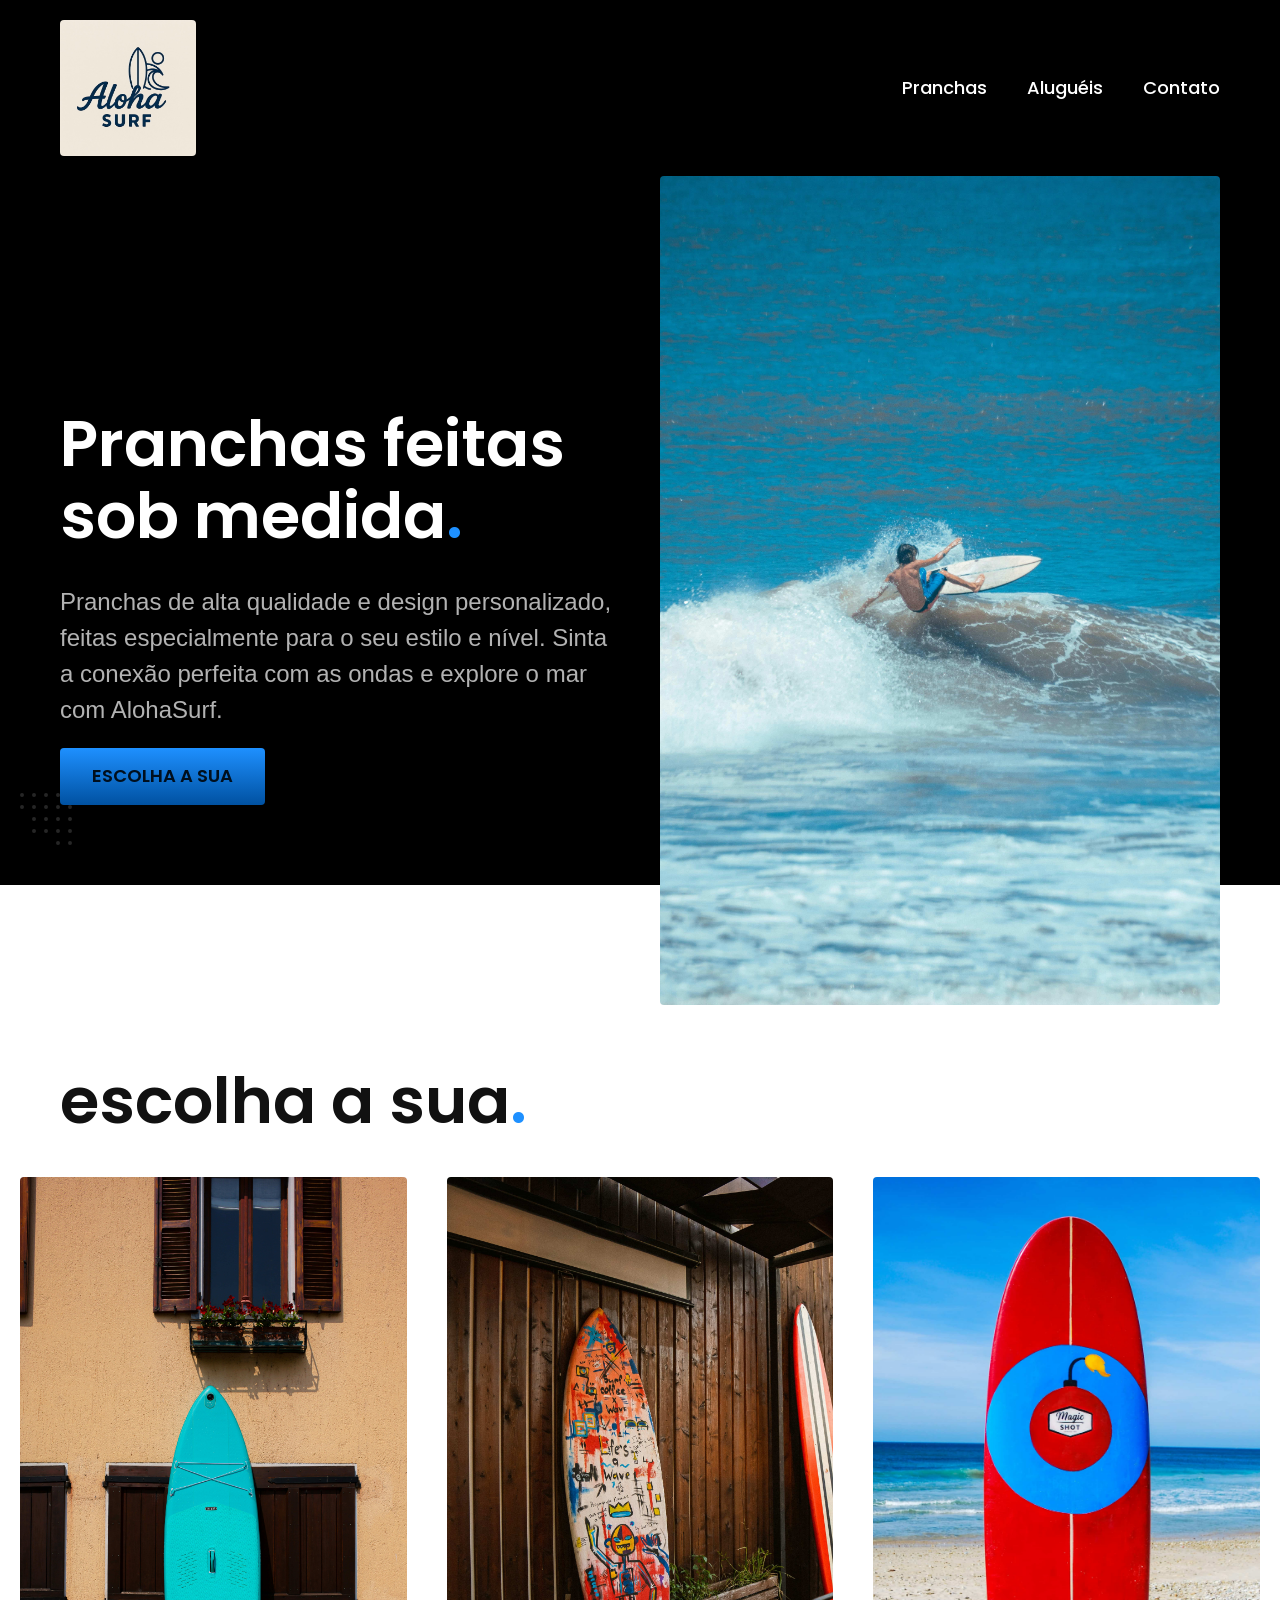
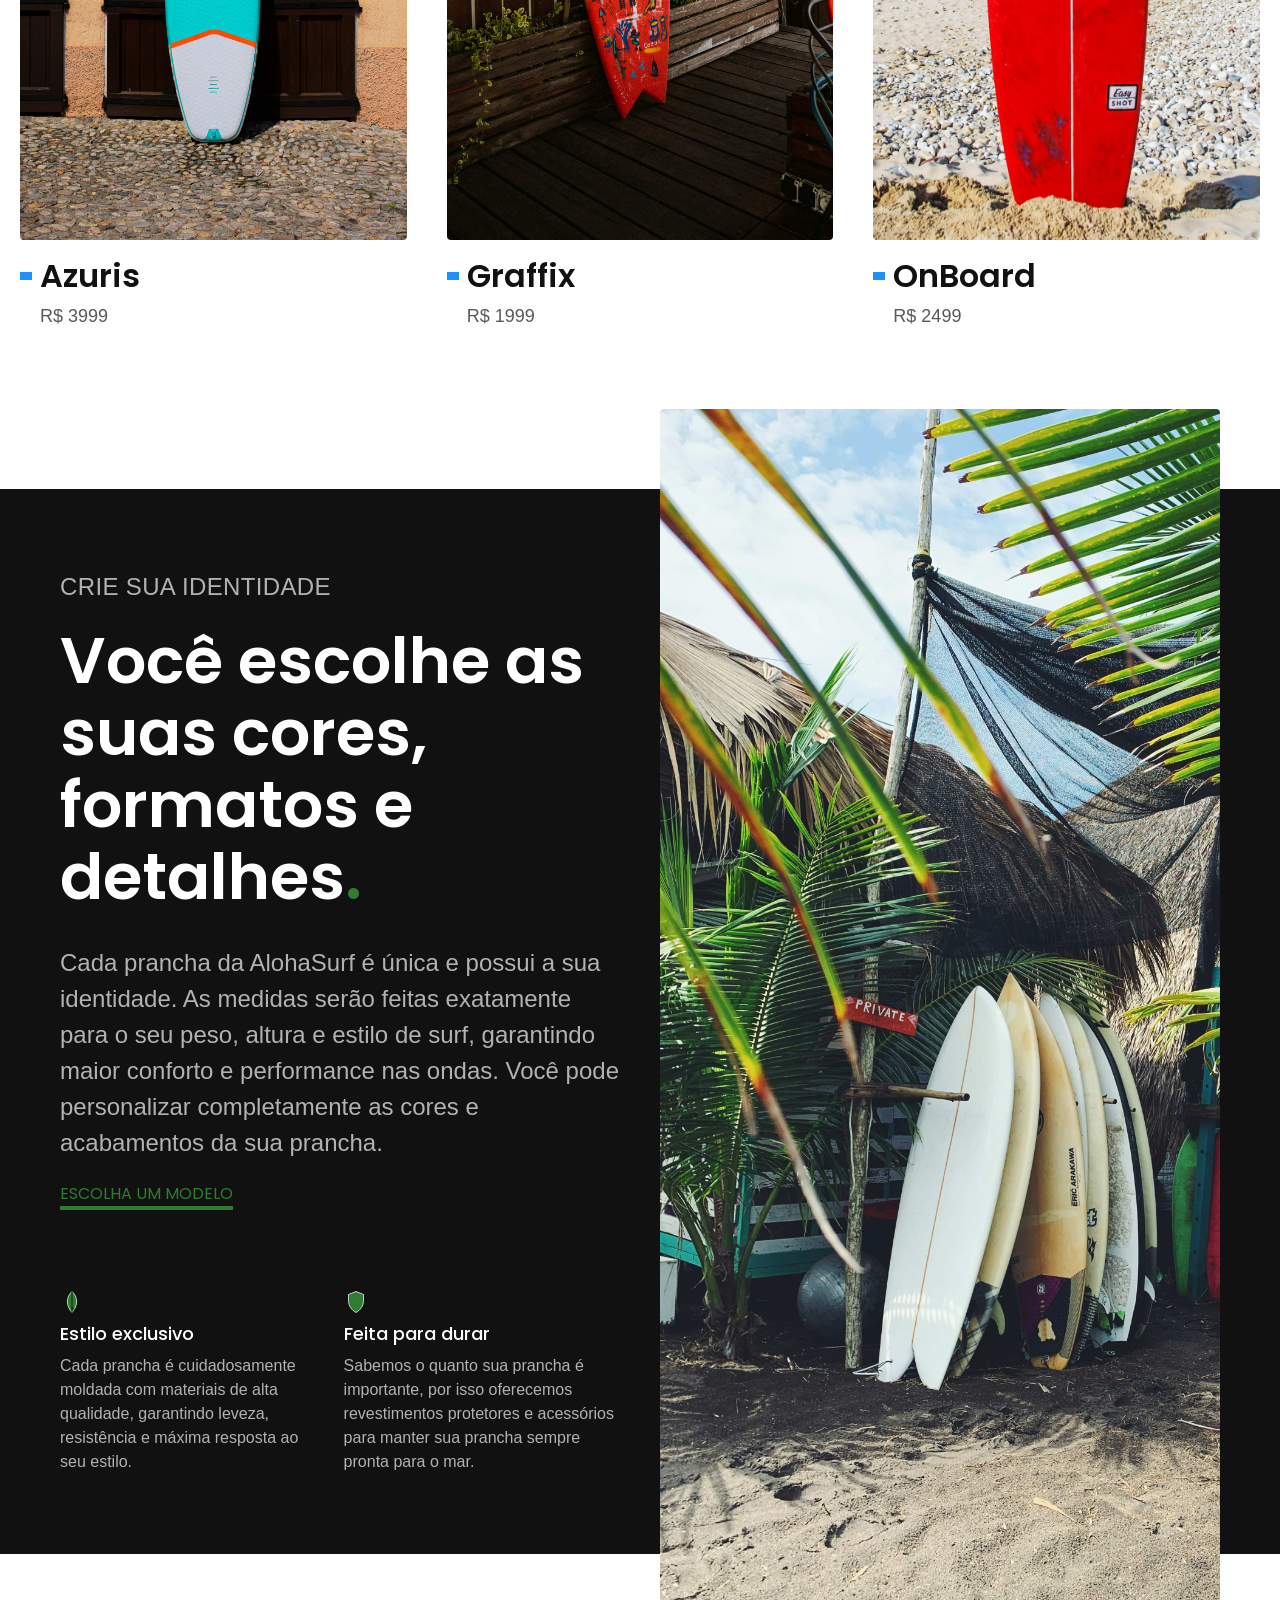
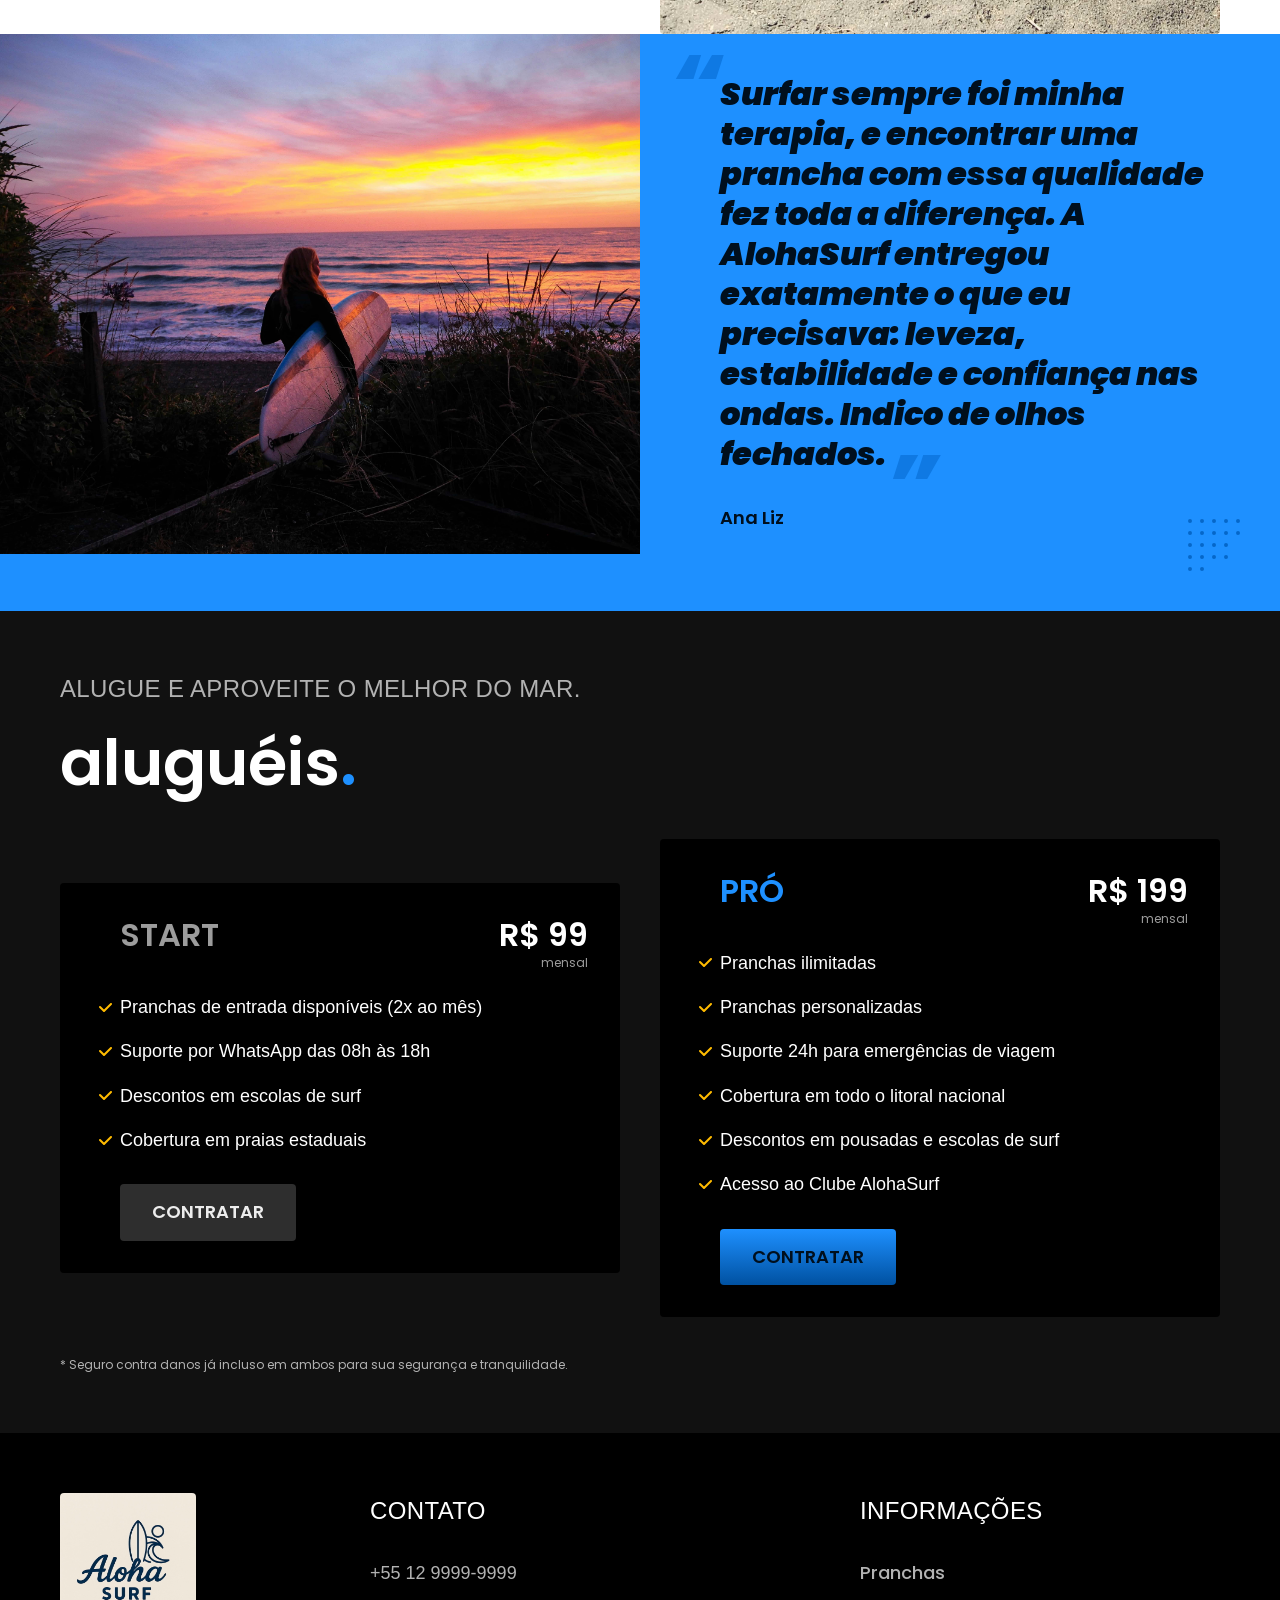
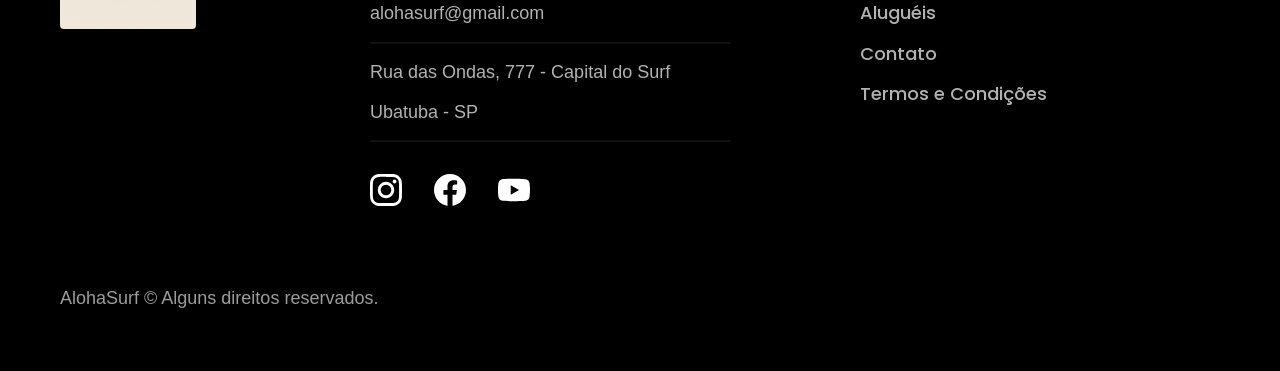
<file: AlohaSurf/index.html>
<!DOCTYPE html>
<html lang="pt-br">

<head>
  <meta charset="utf-8">
  <meta name="viewport" content="width=device-width, initial-scale=1.0">
  <title>AlohaSurf - Mar & Sol</title>
  <meta name="description" content="AlohaSurf é onde o surf encontra a tranquilidade das praias e a alegria da família. Inspire-se com ondas perfeitas, natureza e boas vibrações.">

  <link rel="icon" href="./img/alohasurf.jpg" type="image/svg+xml">
  <link rel="preload" href="./css/style.css" as="style">
  <link rel="stylesheet" href="./css/style.css">
  <script>
    document.documentElement.classList.add('js');
  </script>

  <link rel="preconnect" href="https://fonts.googleapis.com">
  <link rel="preconnect" href="https://fonts.gstatic.com" crossorigin>
  <link href="https://fonts.googleapis.com/css2?family=Merriweather:ital,opsz,wght@0,18..144,300..900;1,18..144,300..900&family=Poppins:ital,wght@0,100;0,200;0,300;0,400;0,500;0,600;0,700;0,800;0,900;1,100;1,200;1,300;1,400;1,500;1,600;1,700;1,800;1,900&display=swap" rel="stylesheet">
</head>

<body>
  <header class="header-bg">
    <div class="header container">
      <a href="./">
        <img src="./img/alohasurf.jpg" width="136" height="32" alt="alohasurf">
      </a>
      <nav aria-label="primaria">
        <ul class="header-menu font-1m cor-0">
          <li><a href="./pranchas.html">Pranchas</a></li>
          <li><a href="./aluguel.html">Aluguéis</a></li>
          <li><a href="./contato.html">Contato</a></li>
        </ul>
      </nav>
    </div>
  </header>

  <main class="introducao-bg">
    <div class="introducao container">
      <div class="introducao-conteudo">
        <h1 class="font-1xxl cor-0 fadeInDown" data-anime="200">Pranchas feitas sob medida<span>.</span></h1>
        <p class="font-2l cor-5 fadeInDown" data-anime="400">Pranchas de alta qualidade e design personalizado, feitas especialmente para o seu estilo e nível. Sinta a conexão perfeita com as ondas e explore o mar com AlohaSurf.</p>
        <a class="botao fadeInDown" data-anime="600" href="./pranchas.html">Escolha a sua</a>
      </div>
      <picture data-anime="800" class="fadeInDown">
        <source media="(max-width:800px)" srcset="./img/imagens/introducao.jpg">
        <img src="./img/imagens/introducao.jpg" width="1280" height="1600" alt="rapaz surfando">
      </picture>

    </div>
  </main>
  <article class="pranchas-lista">
    <h2 class="container font-1xxl">escolha a sua<span class="cor-p1">.</span></h2>
    <ul>
      <li>
        <a href="./pranchas/azuris.html">
          <img src="./img/imagens/prancha-azuris.jpg" width="920" height="1040" alt="prancha azul">
          <h3 class="font-1xl">Azuris</h3>
          <span class="font-2m cor-8">R$ 3999</span>
        </a>
      </li>
      <li>
        <a href="./pranchas/graffix.html">
          <img src="./img/imagens/prancha-graffix.jpg" width="920" height="1040" alt="prancha vermelha colorida">
          <h3 class="font-1xl">Graffix</h3>
          <span class="font-2m cor-8">R$ 1999</span>
        </a>
      </li>
      <li>
        <a href="./pranchas/onboard.html">
          <img src="./img/imagens/prancha-onboard.jpg" width="920" height="1040" alt="prancha vermelha">
          <h3 class="font-1xl">OnBoard</h3>
          <span class="font-2m cor-8">R$ 2499</span>
        </a>
      </li>
    </ul>
  </article>

  <article class="personalizacao-bg">
    <div class="personalizacao container">
      <div class="personalizacao-conteudo">
        <span class="font-2lb cor-5">crie sua identidade</span>
        <h2 class="font-1xxl cor-0">Você escolhe as suas cores, formatos e detalhes<span class="cor-p6">.</span></h2>
        <p class="font-2l cor-5">Cada prancha da AlohaSurf é única e possui a sua identidade. As medidas serão feitas exatamente para o seu peso, altura e estilo de surf, garantindo maior conforto e performance nas ondas. Você pode personalizar completamente as cores e acabamentos da sua prancha.</p>
        <a class="link" href="./pranchas.html">Escolha um modelo</a>
        <div class="personalizacao-vantagens">
          <div>
            <img src="./img/icones/icon-prancha.svg" width="24" height="24" alt="">
            <h3 class="font-1m cor-0">Estilo exclusivo</h3>
            <p class="font-2s cor-5">Cada prancha é cuidadosamente moldada com materiais de alta qualidade, garantindo leveza, resistência e máxima resposta ao seu estilo.</p>
          </div>
          <div>
            <img src="./img/icones/icon-escudo.svg" width="32" height="32" alt="">
            <h3 class="font-1m cor-0">Feita para durar</h3>
            <p class="font-2s cor-5">Sabemos o quanto sua prancha é importante, por isso oferecemos revestimentos protetores e acessórios para manter sua prancha sempre pronta para o mar.</p>
          </div>
        </div>
      </div>
      <div class="personalizacao-imagem">
        <img src="./img/imagens/tec-home.jpg" width="1200" height="1920" alt="pranchas decorativas">
      </div>
    </div>
  </article>


  <section class="depoimento" aria-label="Depoimento">
    <div>
      <img src="./img/imagens/depoimento.jpg" width="1560" height="1360" alt="Mulher segurando uma prancha de frente para o mar.">
    </div>
    <div class="depoimento-conteudo">
      <blockquote class="font-1xl cor-p5">
        <p>Surfar sempre foi minha terapia, e encontrar uma prancha com essa qualidade fez toda a diferença. A AlohaSurf entregou exatamente o que eu precisava: leveza, estabilidade e confiança nas ondas. Indico de olhos fechados.</p>
      </blockquote>
      <span class="font-1mb cor-p5">Ana Liz</span>
    </div>
  </section>






  <article class="aluguel-bg">
    <div class="aluguel container">
      <span class="font-2lb cor-5">Alugue e aproveite o melhor do mar.</span>
      <h2 class="font-1xxl cor-0">aluguéis<span class="cor-p1">.</span></h2>
      <div class="aluguel-item">
        <h3 class="font-1xl cor-6">START</h3>
        <span class="font-1xl cor-0">R$ 99 <span class="font-1xs cor-6">mensal</span></span>
        <ul class="font-2m cor-0">
          <li>Pranchas de entrada disponíveis (2x ao mês)</li>
          <li>Suporte por WhatsApp das 08h às 18h</li>
          <li>Descontos em escolas de surf</li>
          <li>Cobertura em praias estaduais</li>
        </ul>
        <a class="botao secundario" href="./orcamento.html">Contratar</a>
      </div>

      <div class="aluguel-item">
        <h3 class="font-1xl cor-p1">PRÓ</h3>
        <span class="font-1xl cor-0">R$ 199 <span class="font-1xs cor-6">mensal</span></span>
        <ul class="font-2m cor-0">
          <li>Pranchas ilimitadas</li>
          <li>Pranchas personalizadas</li>
          <li>Suporte 24h para emergências de viagem</li>
          <li>Cobertura em todo o litoral nacional</li>
          <li>Descontos em pousadas e escolas de surf</li>
          <li>Acesso ao Clube AlohaSurf</li>
        </ul>
        <a class="botao cor-p3" href="./orcamento.html">Contratar</a>
      </div>
      <span class="font-1xs cor-5">* Seguro contra danos já incluso em ambos para sua segurança e tranquilidade.</span>
    </div>
  </article>




  <footer class="footer-bg">
    <div class="footer container">
      <a class="footer-logo" href="./">
        <img src="./img/alohasurf.jpg" width="136" height="32" alt="alohasurf">
      </a>
      <div class="footer-contato">
        <h3 class="font-2lb cor-0">Contato</h3>
        <ul class="font-2m cor-5">
          <li><a href="tel:+551299999999">+55 12 9999-9999</a></li>
          <li><a href="mailto:Contato@gmail.com">alohasurf@gmail.com</a></li>
          <li>Rua das Ondas, 777 - Capital do Surf</li>
          <li>Ubatuba - SP</li>
        </ul>
        <div class="footer-rede">
          <a href="./">
            <img src="./img/redes/instagram.svg" width="32" height="32" alt="Instagram">
          </a>
          <a href="./">
            <img src="./img/redes/facebook.svg" width="32" height="32" alt="Facebook">
          </a>
          <a href="./">
            <img src="./img/redes/youtube.svg" width="32" height="32" alt="Youtube">
          </a>
        </div>
      </div>
      <div class="footer-informacoes">
        <h3 class="font-2lb cor-0">Informações</h3>
        <nav>
          <ul class="font-1m cor-5">
            <li><a href="./pranchas.html">Pranchas</a></li>
            <li><a href="./aluguel.html">Aluguéis</a></li>
            <li><a href="./contato.html">Contato</a></li>
            <li><a href="./termos.html">Termos e Condições</a></li>
          </ul>
        </nav>
      </div>
      <p class="footer-copy font-2m cor-6">AlohaSurf © Alguns direitos reservados.</p>
    </div>
  </footer>
  <script src="./js/plugins/plugin.js"></script>
  <script src="./js/script.js"></script>
</body>


</html>
</file>
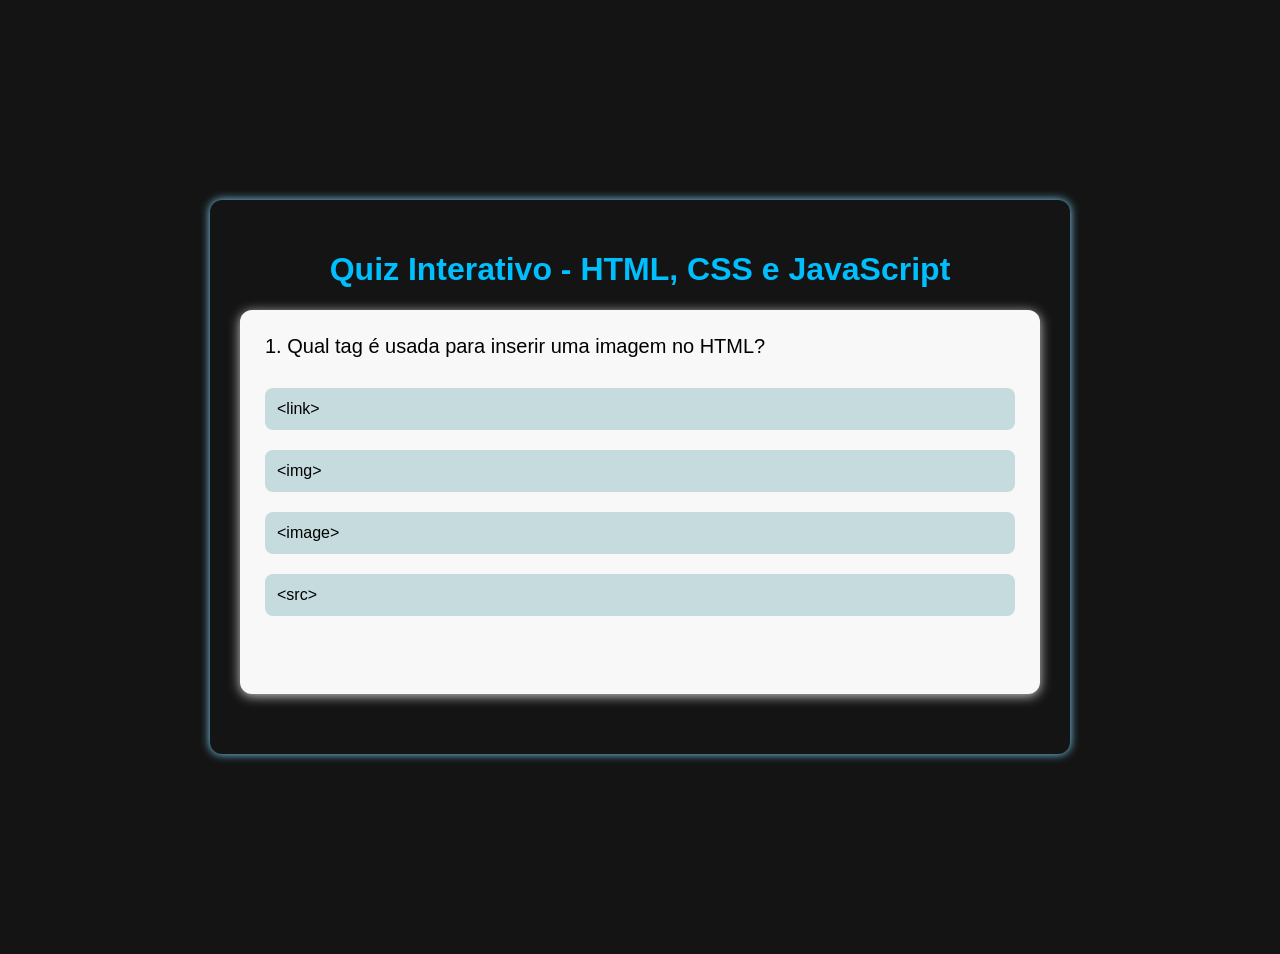
<file: quiz/index.html>
<!DOCTYPE html>
<html lang="pt-BR">

<head>
  <meta charset="UTF-8" />
  <meta name="viewport" content="width=device-width, initial-scale=1" />
  <title>Quiz Interativo - HTML, CSS e JavaScript</title>
  <link rel="stylesheet" href="./css/style.css" />
  <link rel="icon" href="./img/favicon.svg" type="image/svg+xml">

</head>

<body>
  <h1>Quiz Interativo - HTML, CSS e JavaScript</h1>

  <div class="cartao-quiz">
    <div class="pergunta" id="pergunta">Carregando...</div>
    <div class="opcoes" id="opcoes"></div>
    <div class="retorno" id="retorno"></div>
    <button id="botao-proxima">Próxima</button>
    <button id="botao-recomecar">Recomeçar</button>
  </div>

  <div id="resultado-final"></div>

  <script src="script.js"></script>
</body>

</html>
</file>
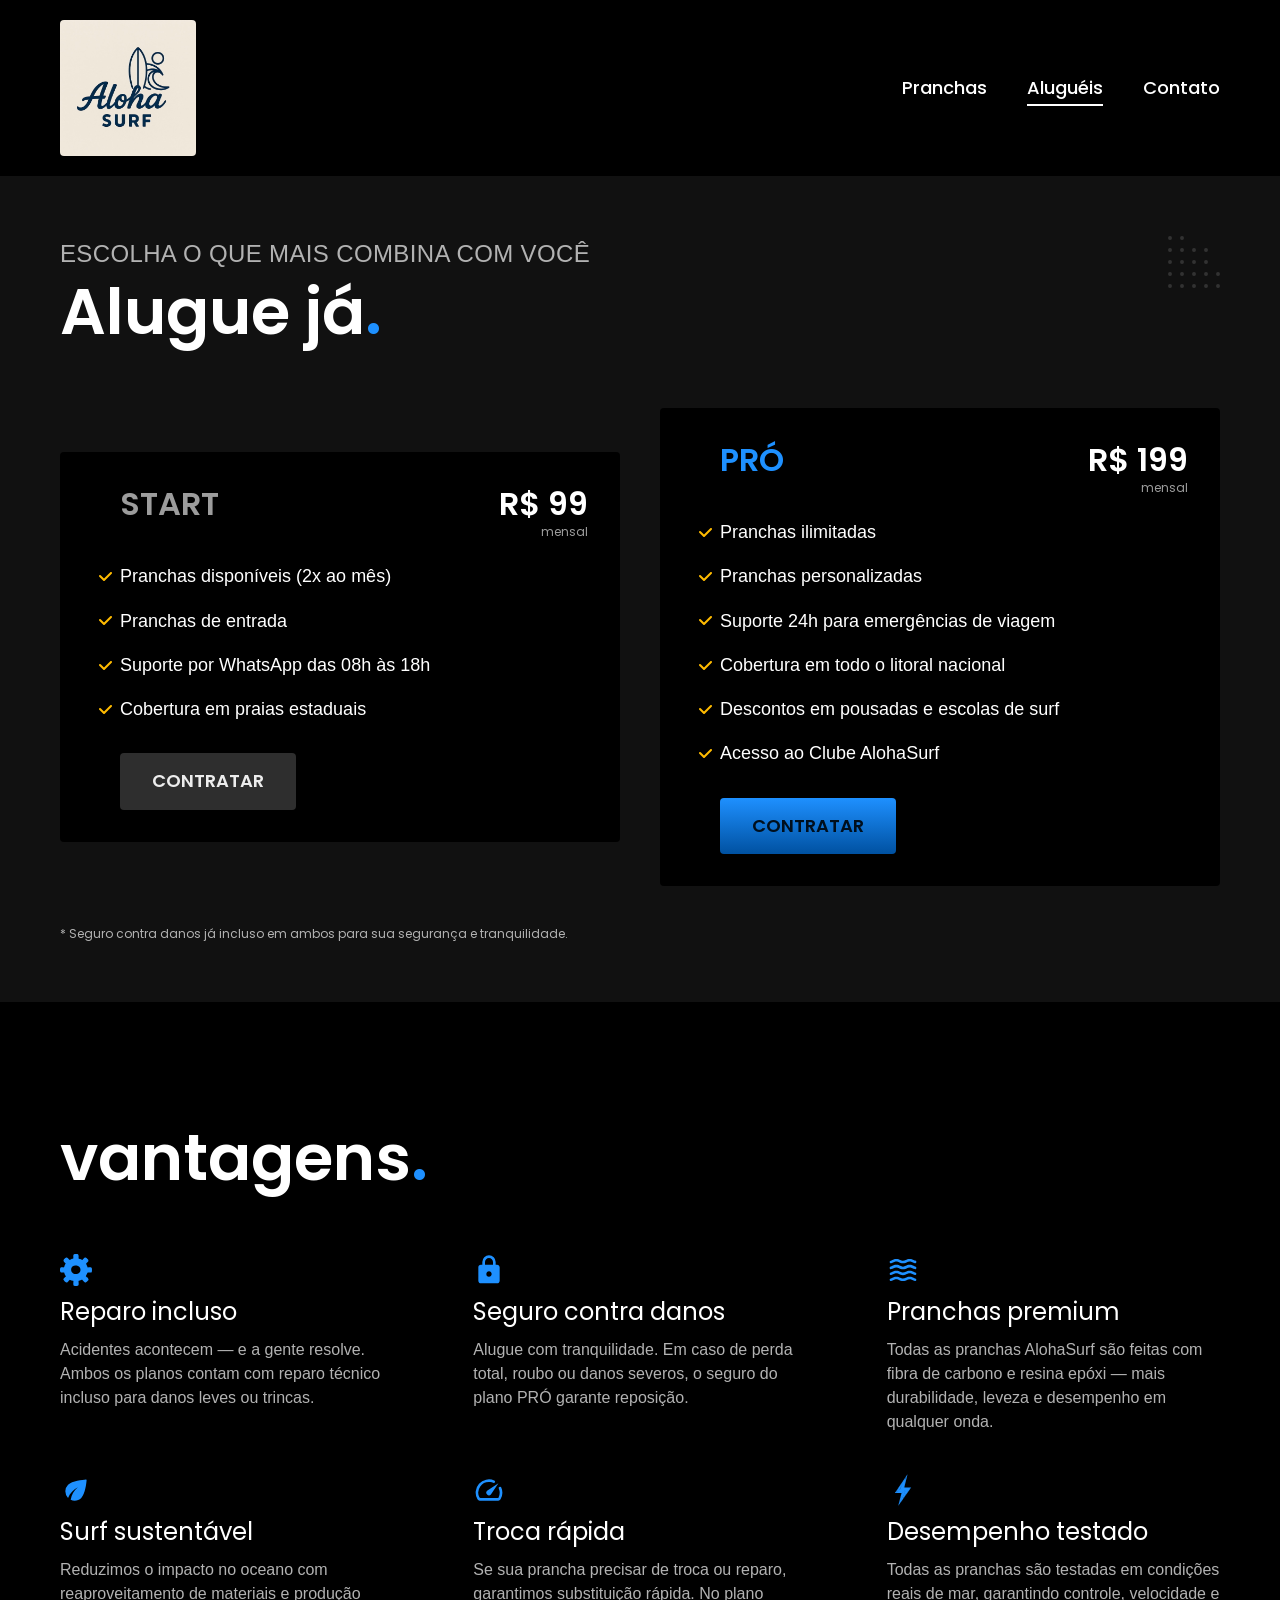
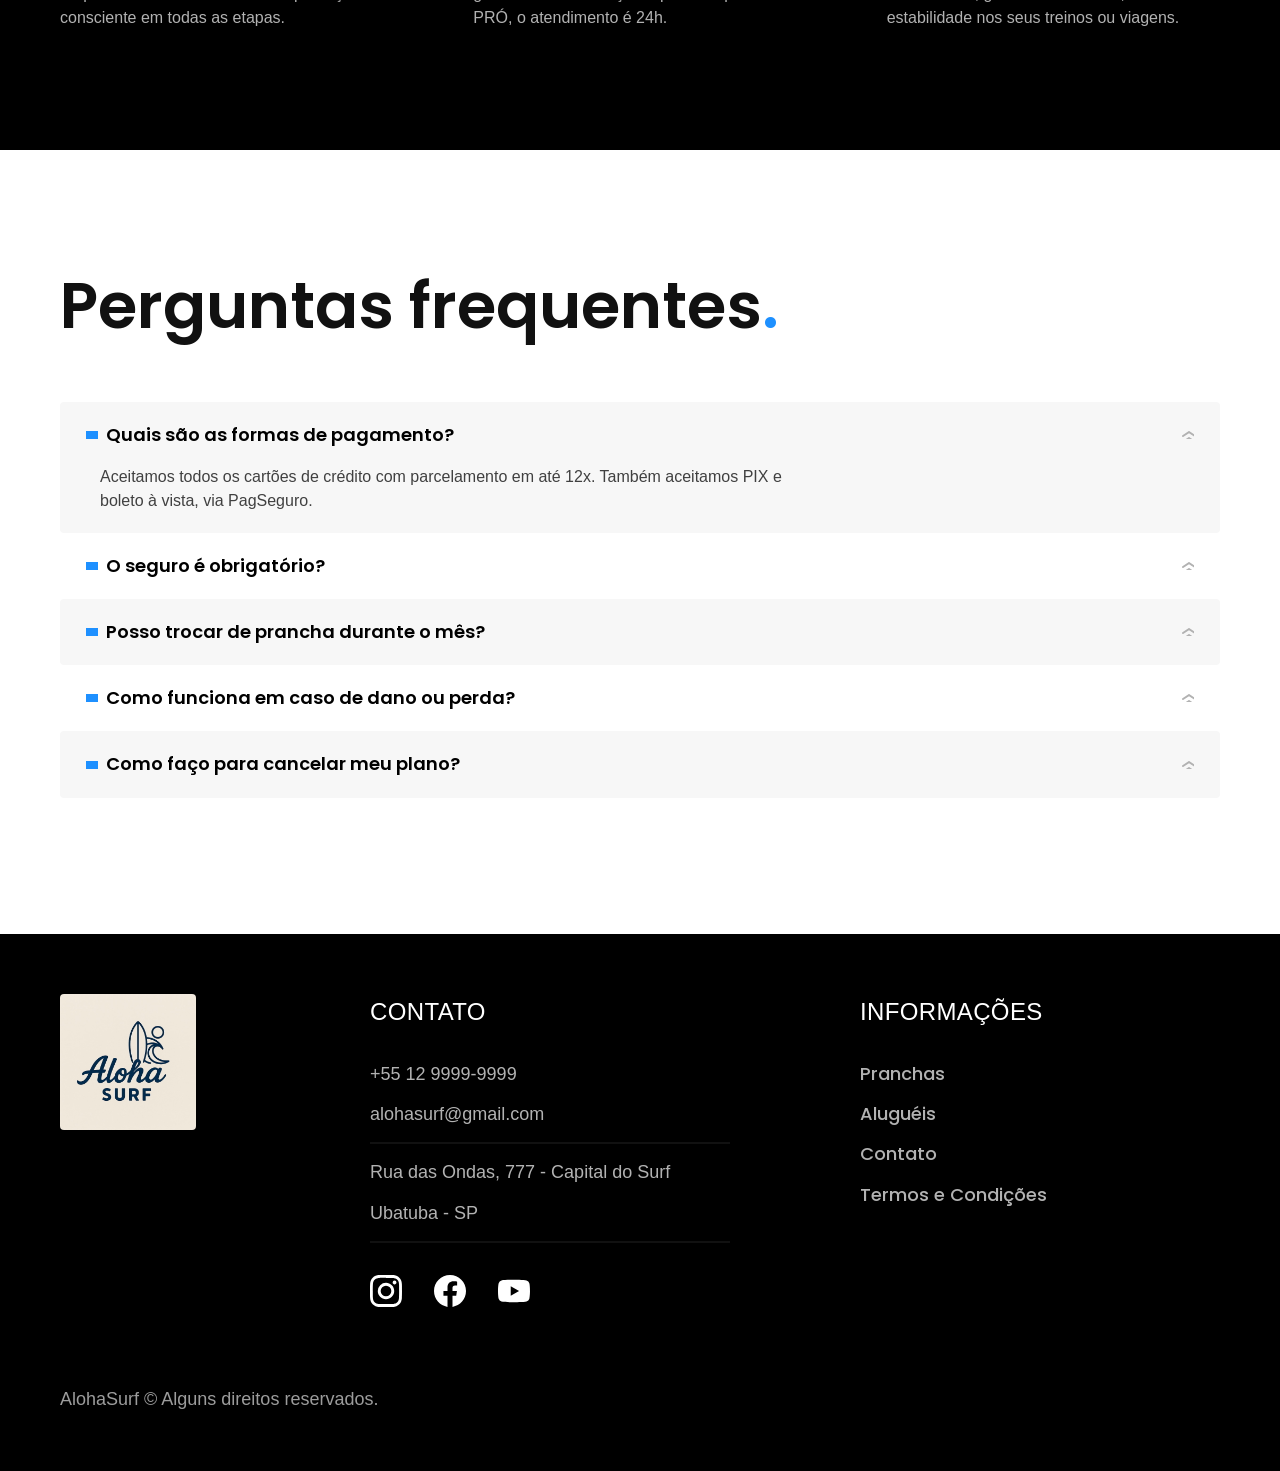
<file: AlohaSurf/aluguel.html>
<!DOCTYPE html>
<html>

<head>
  <meta charset="utf-8">
  <meta name="viewport" content="width=device-width, initial-scale=1.0">
  <meta name="description" content="">
  <title>Aluguéis | AlohaSurf</title>
  <link rel="icon" href="./img/alohasurf.jpg" type="image/svg+xml">
  <link rel="preload" href="./css/style.css" as="style">
  <link rel="stylesheet" href="./css/style.css">
  <script>
    document.documentElement.classList.add('js');
  </script>

  <link rel="preconnect" href="https://fonts.googleapis.com">
  <link rel="preconnect" href="https://fonts.gstatic.com" crossorigin>
  <link href="https://fonts.googleapis.com/css2?family=Merriweather:ital,opsz,wght@0,18..144,300..900;1,18..144,300..900&family=Poppins:ital,wght@0,100;0,200;0,300;0,400;0,500;0,600;0,700;0,800;0,900;1,100;1,200;1,300;1,400;1,500;1,600;1,700;1,800;1,900&display=swap" rel="stylesheet">
</head>

<body id="aluguel">
  <header class="header-bg">
    <div class="header container">
      <a href="./"> <img src="./img/alohasurf.jpg" width="136" height="32" alt="alohasurf"></a>
      <nav>
        <ul class="header-menu font-1m cor-0">
          <li><a href="./pranchas.html">Pranchas</a></li>
          <li><a href="./aluguel.html">Aluguéis</a></li>
          <li><a href="./contato.html">Contato</a></li>
        </ul>
      </nav>
    </div>
  </header>


  <main class="aluguel-bg">
    <div class="titulo-bg">
      <div class="titulo container">
        <p class="font-2lb cor-5">Escolha o que mais combina com você</p>
        <h1 class="font-1xxl cor-0">Alugue já<span class="cor-p1">.</span></h1>
      </div>
    </div>

    <section class="aluguel container">

      <div class="aluguel-item fadeInLeft" data-anime="200">
        <h3 class="font-1xl cor-6">START</h3>
        <span class="font-1xl cor-0">R$ 99 <span class="font-1xs cor-6">mensal</span></span>
        <ul class="font-2m cor-0">
          <li>Pranchas disponíveis (2x ao mês)</li>
          <li>Pranchas de entrada</li>
          <li>Suporte por WhatsApp das 08h às 18h</li>
          <li>Cobertura em praias estaduais</li>
        </ul>
        <a class="botao secundario" href="./orcamento.html?tipo=aluguel&plano=start">Contratar</a>
      </div>

      <div class="aluguel-item fadeInRight" data-anime="400">
        <h3 class="font-1xl cor-p1">PRÓ</h3>
        <span class="font-1xl cor-0">R$ 199 <span class="font-1xs cor-6">mensal</span></span>
        <ul class="font-2m cor-0">
          <li>Pranchas ilimitadas</li>
          <li>Pranchas personalizadas</li>
          <li>Suporte 24h para emergências de viagem</li>
          <li>Cobertura em todo o litoral nacional</li>
          <li>Descontos em pousadas e escolas de surf</li>
          <li>Acesso ao Clube AlohaSurf</li>
        </ul>
        <a class="botao" href="./orcamento.html?tipo=aluguel&plano=pro">Contratar</a>
      </div>

      <span class="font-1xs cor-5">* Seguro contra danos já incluso em ambos para sua segurança e tranquilidade.</span>
    </section>
  </main>


  <article class="vantagens-bg">
    <div class="vantagens container">
      <h2 class="font-1xxl cor-0">vantagens<span class="cor-p1">.</span></h2>
      <ul>
        <li><img src="./img/icones/reparo.svg" width="32" height="32" alt="">
          <h3 class="font-1l cor-0">Reparo incluso</h3>
          <p class="font-2s cor-5">
            Acidentes acontecem — e a gente resolve. Ambos os planos contam com reparo técnico incluso para danos leves ou trincas.
          </p>
        </li>
        <li><img src="./img/icones/seguro.svg" width="32" height="32" alt="">
          <h3 class="font-1l cor-0">Seguro contra danos</h3>
          <p class="font-2s cor-5">
            Alugue com tranquilidade. Em caso de perda total, roubo ou danos severos, o seguro do plano PRÓ garante reposição.
          </p>
        </li>
        <li><img src="./img/icones/carbono.svg" width="32" height="32" alt="">
          <h3 class="font-1l cor-0">Pranchas premium</h3>
          <p class="font-2s cor-5">
            Todas as pranchas AlohaSurf são feitas com fibra de carbono e resina epóxi — mais durabilidade, leveza e desempenho em qualquer onda.
          </p>
        </li>
        <li><img src="./img/icones/sustentavel.svg" width="32" height="32" alt="">
          <h3 class="font-1l cor-0">Surf sustentável</h3>
          <p class="font-2s cor-5">
            Reduzimos o impacto no oceano com reaproveitamento de materiais e produção consciente em todas as etapas.
          </p>
        </li>
        <li><img src="./img/icones/velocidade.svg" width="32" height="32" alt="">
          <h3 class="font-1l cor-0">Troca rápida</h3>
          <p class="font-2s cor-5">
            Se sua prancha precisar de troca ou reparo, garantimos substituição rápida. No plano PRÓ, o atendimento é 24h.
          </p>
        </li>
        <li><img class="asd" src="./img/icones/desempenho.svg" width="32" height="32" alt="">
          <h3 class="font-1l cor-0">Desempenho testado</h3>
          <p class="font-2s cor-5">
            Todas as pranchas são testadas em condições reais de mar, garantindo controle, velocidade e estabilidade nos seus treinos ou viagens.
          </p>
        </li>
      </ul>
    </div>
  </article>


  <article class="perguntas container">
    <h2 class="font-1xxl">Perguntas frequentes<span class="cor-p1">.</span></h2>

    <dl>
      <div>
        <dt><button class="font-1mb" aria-controls="pergunta1" aria-expanded="true">Quais são as formas de pagamento?</button></dt>
        <dd id="pergunta1" class="font-2s cor-9 ativa">Aceitamos todos os cartões de crédito com parcelamento em até 12x. Também aceitamos PIX e boleto à vista, via PagSeguro.</dd>
      </div>
      <div>
        <dt><button class="font-1mb" aria-controls="pergunta2" aria-expanded="false">O seguro é obrigatório?</button></dt>
        <dd id="pergunta2" class="font-2s cor-9">Sim. O seguro é obrigatório em todos os planos de aluguel para garantir cobertura contra danos, perda ou roubo. Assim, você surfa com tranquilidade e sem preocupações.</dd>

      </div>
      <div>
        <dt><button class="font-1mb" aria-controls="pergunta3" aria-expanded="false">Posso trocar de prancha durante o mês?</button></dt>
        <dd id="pergunta3" class="font-2s cor-9">Sim. No plano START, você pode reservar até 2x por mês. No plano PRO, as reservas são ilimitadas, conforme disponibilidade.</dd>
      </div>
      <div>
        <dt><button class="font-1mb" aria-controls="pergunta4" aria-expanded="false">Como funciona em caso de dano ou perda?</button></dt>
        <dd id="pergunta4" class="font-2s cor-9">Cobrimos danos acidentais e perda total com reposição.</dd>
      </div>
      <div>
        <dt><button class="font-1mb" aria-controls="pergunta5" aria-expanded="false">Como faço para cancelar meu plano?</button></dt>
        <dd id="pergunta5" class="font-2s cor-9">Você pode cancelar a qualquer momento pelo WhatsApp ou pelo nosso site. Não há taxa de cancelamento, e o uso é proporcional ao mês vigente.</dd>
      </div>
    </dl>
  </article>


  <footer class="footer-bg">
    <div class="footer container">
      <a class="footer-logo" href="./">
        <img src="./img/alohasurf.jpg" width="136" height="32" alt="alohasurf">
      </a>
      <div class="footer-contato">
        <h3 class="font-2lb cor-0">Contato</h3>
        <ul class="font-2m cor-5">
          <li><a href="tel:+551299999999">+55 12 9999-9999</a></li>
          <li><a href="mailto:Contato@gmail.com">alohasurf@gmail.com</a></li>
          <li>Rua das Ondas, 777 - Capital do Surf</li>
          <li>Ubatuba - SP</li>
        </ul>
        <div class="footer-rede">
          <a href="./">
            <img src="./img/redes/instagram.svg" width="32" height="32" alt="Instagram">
          </a>
          <a href="./">
            <img src="./img/redes/facebook.svg" width="32" height="32" alt="Facebook">
          </a>
          <a href="./">
            <img src="./img/redes/youtube.svg" width="32" height="32" alt="Youtube">
          </a>
        </div>
      </div>
      <div class="footer-informacoes">
        <h3 class="font-2lb cor-0">Informações</h3>
        <nav>
          <ul class="font-1m cor-5">
            <li><a href="./pranchas.html">Pranchas</a></li>
            <li><a href="./aluguel.html">Aluguéis</a></li>
            <li><a href="./contato.html">Contato</a></li>
            <li><a href="./termos.html">Termos e Condições</a></li>
          </ul>
        </nav>
      </div>
      <p class="footer-copy font-2m cor-6">AlohaSurf © Alguns direitos reservados.</p>
    </div>
  </footer>
  <script src="./js/plugins/plugin.js"></script>
  <script src="./js/script.js"></script>
</body>


</html>
</file>
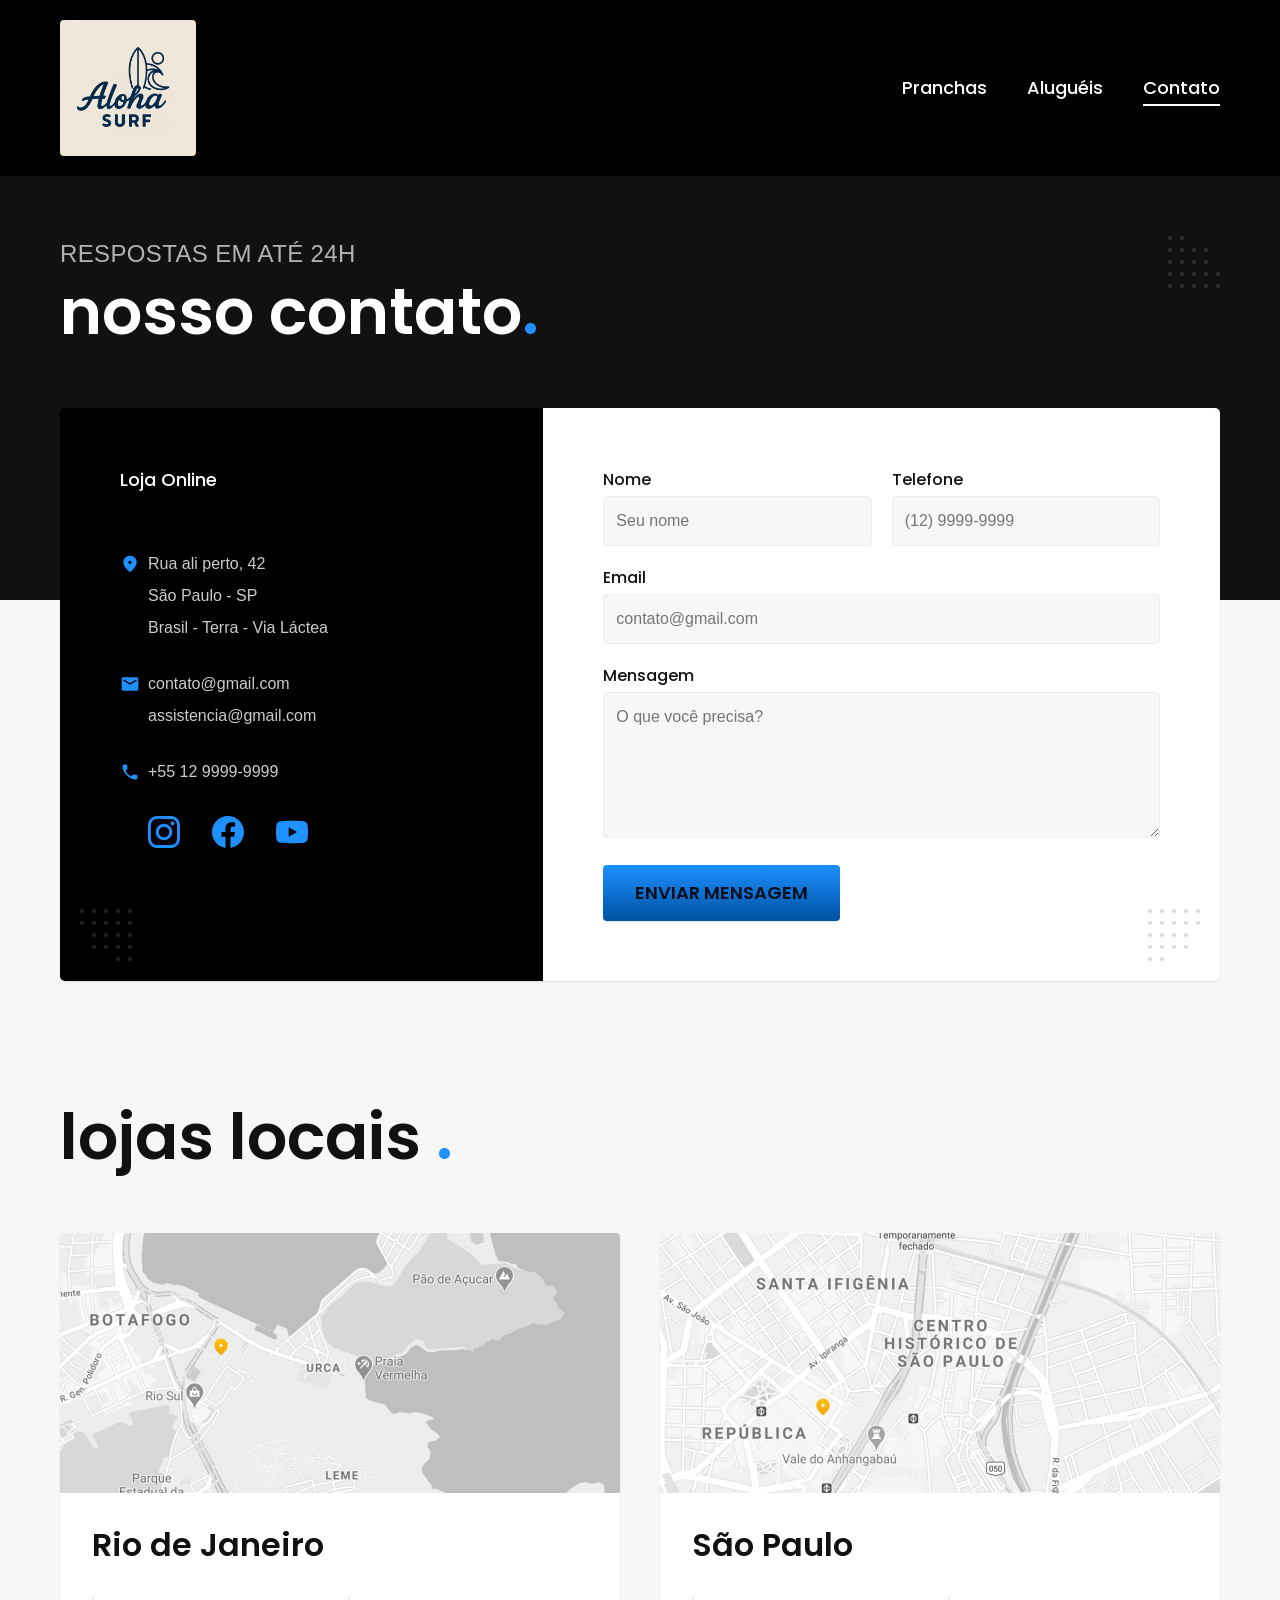
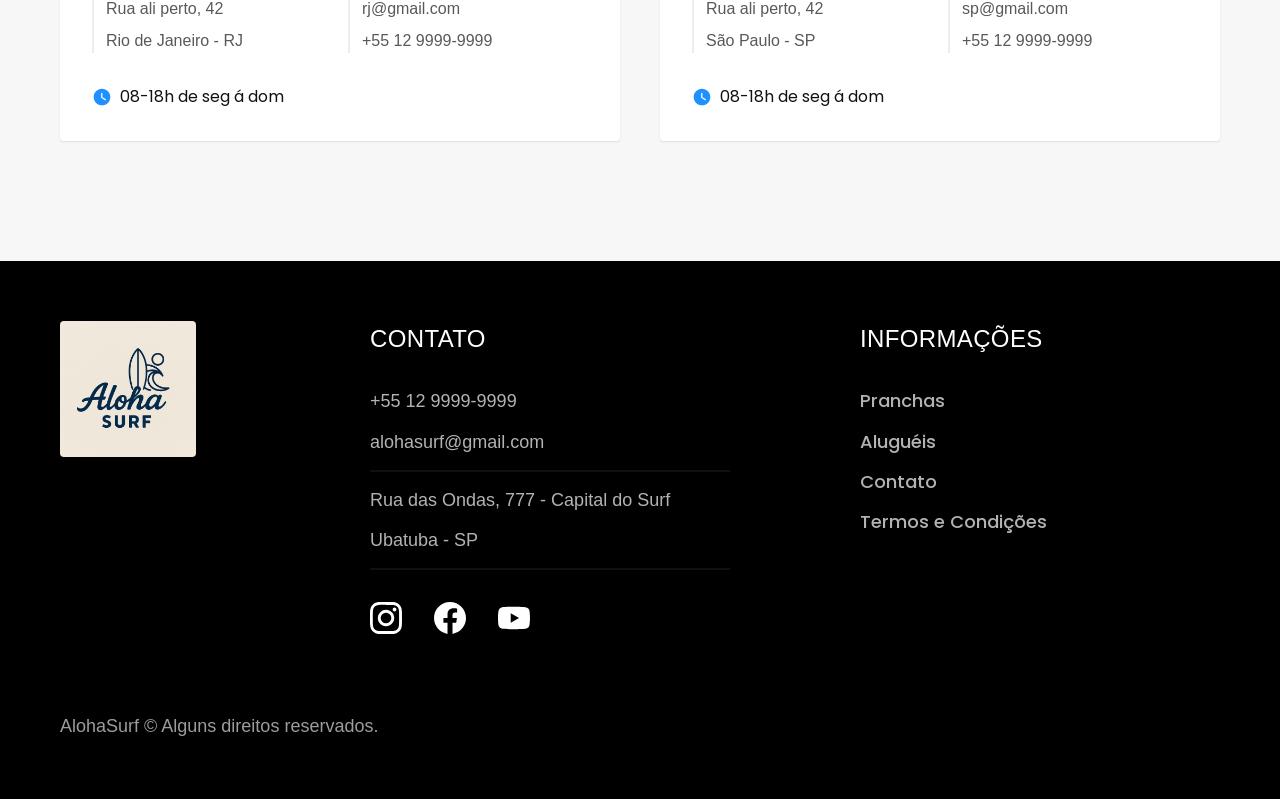
<file: AlohaSurf/contato.html>
<!DOCTYPE html>
<html>

<head>
  <meta charset="utf-8">
  <meta name="viewport" content="width=device-width, initial-scale=1.0">
  <meta name="description" content="">
  <title>Contato | AlohaSurf</title>
  <link rel="icon" href="./img/alohasurf.jpg" type="image/svg+xml">
  <link rel="preload" href="./css/style.css" as="style">
  <link rel="stylesheet" href="./css/style.css">
  <script>
    document.documentElement.classList.add('js');
  </script>

  <link rel="preconnect" href="https://fonts.googleapis.com">
  <link rel="preconnect" href="https://fonts.gstatic.com" crossorigin>
  <link href="https://fonts.googleapis.com/css2?family=Merriweather:ital,opsz,wght@0,18..144,300..900;1,18..144,300..900&family=Poppins:ital,wght@0,100;0,200;0,300;0,400;0,500;0,600;0,700;0,800;0,900;1,100;1,200;1,300;1,400;1,500;1,600;1,700;1,800;1,900&display=swap" rel="stylesheet">
</head>

<body id="contato">
  <header class="header-bg">
    <div class="header container">
      <a href="./"> <img src="./img/alohasurf.jpg" width="136" height="32" alt="alohasurf"></a>
      <nav>
        <ul class="header-menu font-1m cor-0">
          <li><a href="./pranchas.html">Pranchas</a></li>
          <li><a href="./aluguel.html">Aluguéis</a></li>
          <li><a href="./contato.html">Contato</a></li>
        </ul>
      </nav>
    </div>
  </header>




  <main>
    <div class="titulo-bg">
      <div class="titulo container">
        <p class="font-2lb cor-5">Respostas em até 24h</p>
        <h1 class="font-1xxl cor-0">nosso contato<span class="cor-p1">.</span></h1>
      </div>
    </div>


    <div class="contato container">
      <section class="contato-dados" aria-label="Endereço">
        <h2 class="font-1m cor-0">Loja Online</h2>
        <div class="contato-endereco font-2s cor-4">
          <p>Rua ali perto, 42</p>
          <p>São Paulo - SP</p>
          <p>Brasil - Terra - Via Láctea</p>
        </div>
        <address class="contato-meios font-2s cor-4">
          <a href="mailto:contato@gmail.com">contato@gmail.com</a>
          <a href="mailto:assistencia@gmail.com">assistencia@gmail.com</a>
          <a href="tel:+551299999999">+55 12 9999-9999</a>
        </address>
        <div class="contato-redes">
          <a href="./">
            <img src="./img/redes/instagram-p.svg" width="32" height="32" alt="Instagram">
          </a>
          <a href="./">
            <img src="./img/redes/facebook-p.svg" width="32" height="32" alt="Facebook">
          </a>
          <a href="./">
            <img src="./img/redes/youtube-p.svg" width="32" height="32" alt="Youtube">
          </a>
        </div>
      </section>
      <section class="contato-formulario" aria-label="Formulario">
        <form class="form" action="./contato.html">
          <div>
            <label for="nome">Nome</label>
            <input type="text" id="nome" name="nome" placeholder="Seu nome">
          </div>
          <div>
            <label for="telefone">Telefone</label>
            <input type="text" id="telefone" name="telefone" placeholder="(12) 9999-9999">
          </div>
          <div class="col-2">
            <label for="email">Email</label>
            <input type="text" id="email" name="email" placeholder="contato@gmail.com">
          </div>
          <div class="col-2">
            <label for="mensagem">Mensagem</label>
            <textarea rows="5" id="mensagem" name="mensagem" placeholder="O que você precisa?"></textarea>
          </div>
          <button class="botao col-2">Enviar Mensagem</button>
        </form>
      </section>
    </div>
  </main>

  <article class="lojas container">
    <h2 class="font-1xxl">lojas locais <span class="cor-p1">.</span></h2>
    <div class="lojas-item">
      <img src="./img/lojas/rj.jpg" width="1120" height="520" alt="mapa marcando endereço em Rua ali perto, 25 - Rio de Janeiro - RJ ">
      <div class="lojas-conteudo">
        <h3 class="font-1xl">Rio de Janeiro</h3>
        <div class="lojas-dados font-2s cor-8">
          <p>Rua ali perto, 42</p>
          <p>Rio de Janeiro - RJ </p>
        </div>
        <div class="lojas-dados font-2s cor-8">
          <a href="mailto:rj@gmail.com">rj@gmail.com</a>
          <a href="tel:+551299999999">+55 12 9999-9999</a>
        </div>
        <p class="lojas-tempo font-1s"><img src="./img/icones/horario.svg" width="20" height="20" alt="">08-18h de seg á dom</p>
      </div>
    </div>
    <div class="lojas-item">
      <img src="./img/lojas/sp.jpg" width="1120" height="520" alt="mapa marcando endereço em Rua ali perto, 25 - São Paulo - SP ">
      <div class="lojas-conteudo">
        <h3 class="font-1xl">São Paulo</h3>
        <div class="lojas-dados font-2s cor-8">
          <p>Rua ali perto, 42</p>
          <p>São Paulo - SP </p>
        </div>
        <div class="lojas-dados font-2s cor-8">
          <a href="mailto:sp@gmail.com">sp@gmail.com</a>
          <a href="tel:+551299999999">+55 12 9999-9999</a>
        </div>
        <p class="lojas-tempo font-1s"><img src="./img/icones/horario.svg" width="20" height="20" alt="">08-18h de seg á dom</p>
      </div>
    </div>
  </article>


  <footer class="footer-bg">
    <div class="footer container">
      <a class="footer-logo" href="./">
        <img src="./img/alohasurf.jpg" width="136" height="32" alt="alohasurf">
      </a>
      <div class="footer-contato">
        <h3 class="font-2lb cor-0">Contato</h3>
        <ul class="font-2m cor-5">
          <li><a href="tel:+551299999999">+55 12 9999-9999</a></li>
          <li><a href="mailto:Contato@gmail.com">alohasurf@gmail.com</a></li>
          <li>Rua das Ondas, 777 - Capital do Surf</li>
          <li>Ubatuba - SP</li>
        </ul>
        <div class="footer-rede">
          <a href="./">
            <img src="./img/redes/instagram.svg" width="32" height="32" alt="Instagram">
          </a>
          <a href="./">
            <img src="./img/redes/facebook.svg" width="32" height="32" alt="Facebook">
          </a>
          <a href="./">
            <img src="./img/redes/youtube.svg" width="32" height="32" alt="Youtube">
          </a>
        </div>
      </div>
      <div class="footer-informacoes">
        <h3 class="font-2lb cor-0">Informações</h3>
        <nav>
          <ul class="font-1m cor-5">
            <li><a href="./pranchas.html">Pranchas</a></li>
            <li><a href="./aluguel.html">Aluguéis</a></li>
            <li><a href="./contato.html">Contato</a></li>
            <li><a href="./termos.html">Termos e Condições</a></li>
          </ul>
        </nav>
      </div>
      <p class="footer-copy font-2m cor-6">AlohaSurf © Alguns direitos reservados.</p>
    </div>
  </footer>
  <script src="./js/plugins/plugin.js"></script>
  <script src="./js/script.js"></script>
</body>


</html>
</file>
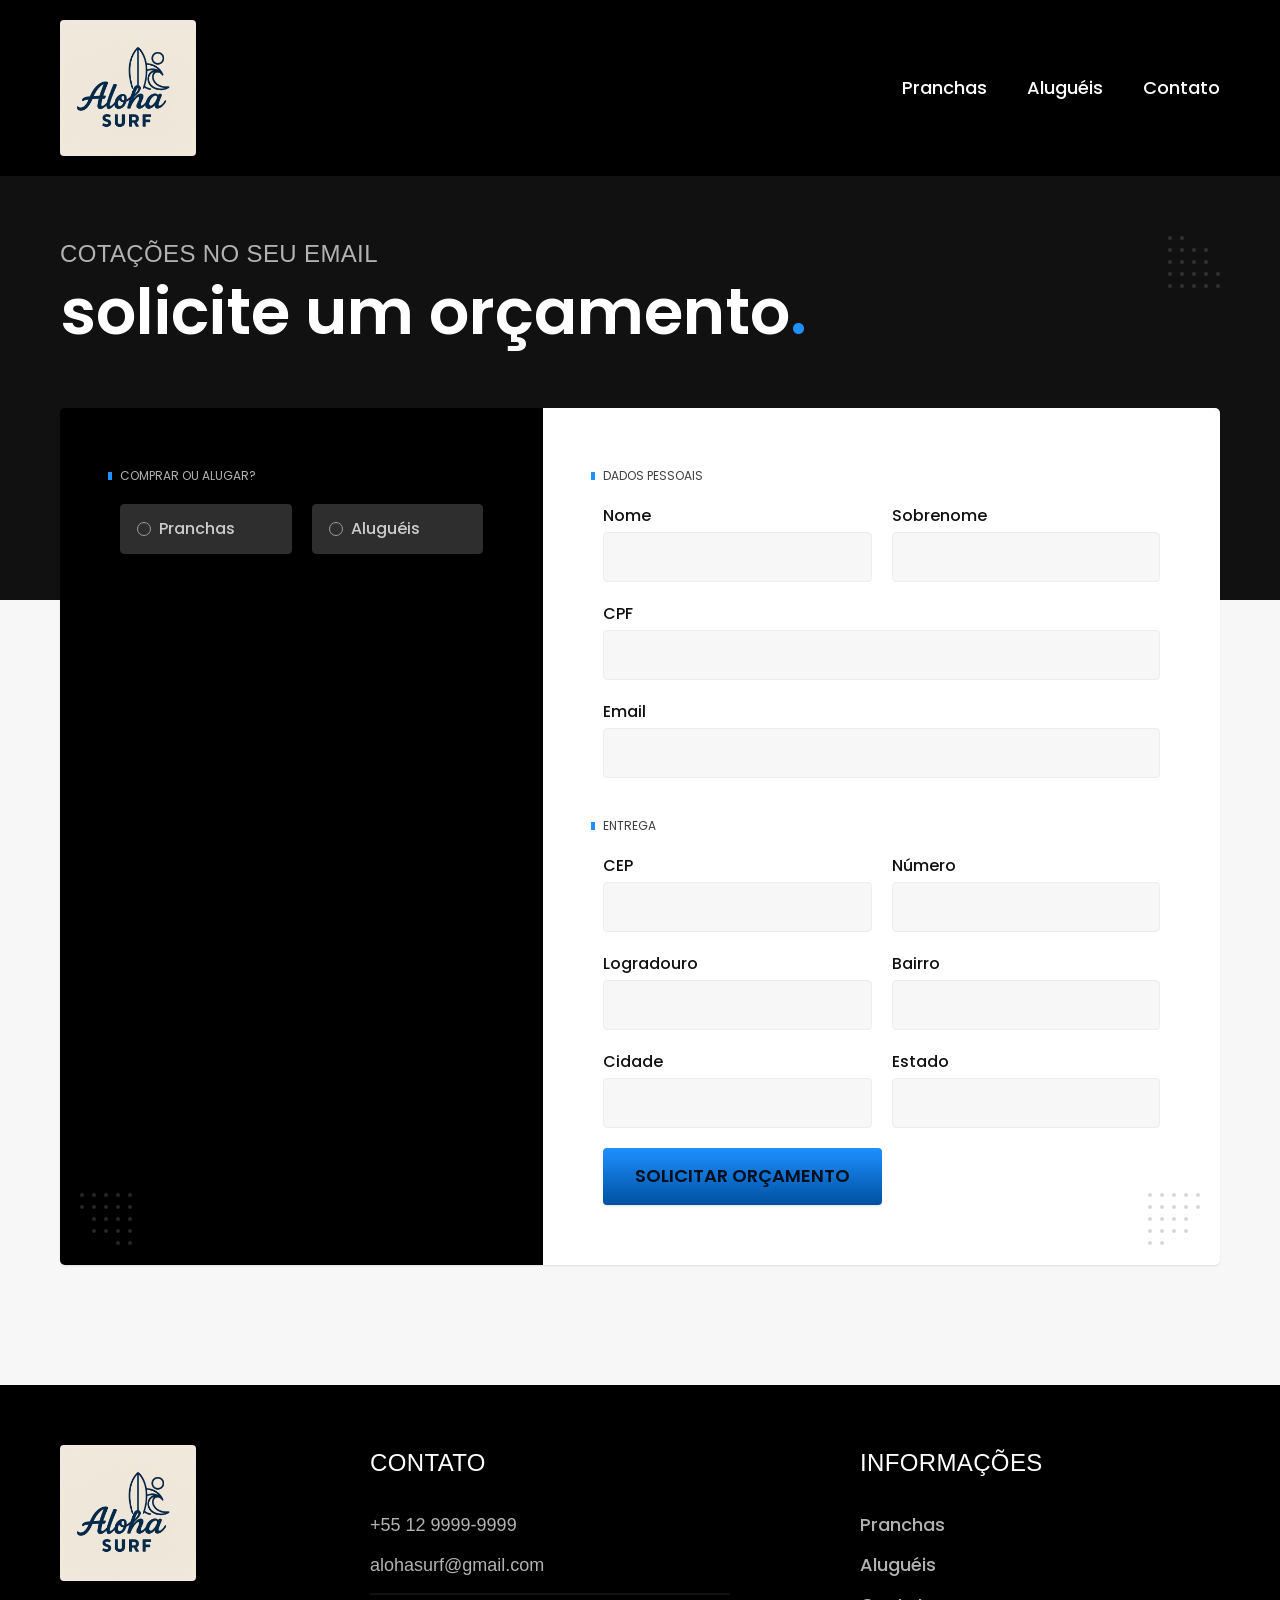
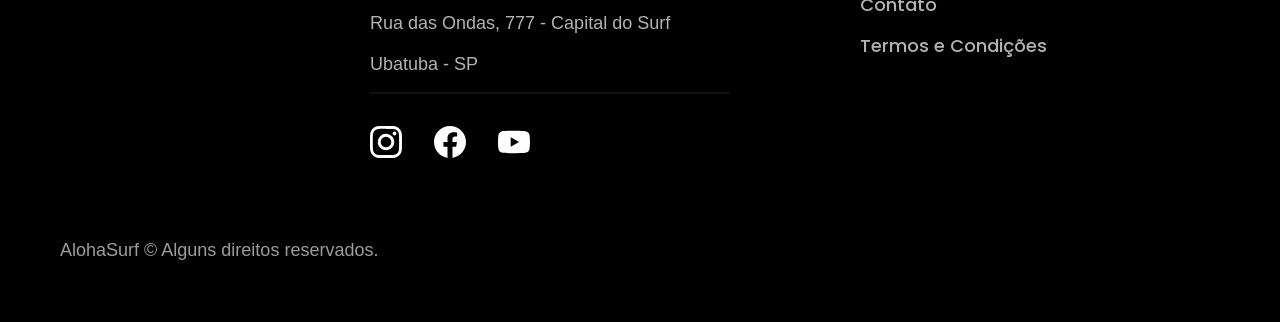
<file: AlohaSurf/orcamento.html>
<!DOCTYPE html>
<html>

<head>
  <meta charset="utf-8">
  <meta name="viewport" content="width=device-width, initial-scale=1.0">
  <meta name="description" content="">
  <title>Orçamento | AlohaSurf</title>
  <link rel="icon" href="./img/alohasurf.jpg" type="image/svg+xml">
  <link rel="preload" href="./css/style.css" as="style">
  <link rel="stylesheet" href="./css/style.css">
  <script>
    document.documentElement.classList.add('js');
  </script>

  <link rel="preconnect" href="https://fonts.googleapis.com">
  <link rel="preconnect" href="https://fonts.gstatic.com" crossorigin>
  <link href="https://fonts.googleapis.com/css2?family=Merriweather:ital,opsz,wght@0,18..144,300..900;1,18..144,300..900&family=Poppins:ital,wght@0,100;0,200;0,300;0,400;0,500;0,600;0,700;0,800;0,900;1,100;1,200;1,300;1,400;1,500;1,600;1,700;1,800;1,900&display=swap" rel="stylesheet">
</head>

<body id="orcamento">
  <header class="header-bg">
    <div class="header container">
      <a href="./"> <img src="./img/alohasurf.jpg" width="136" height="32" alt="alohasurf"></a>
      <nav>
        <ul class="header-menu font-1m cor-0">
          <li><a href="./pranchas.html">Pranchas</a></li>
          <li><a href="./aluguel.html">Aluguéis</a></li>
          <li><a href=".contato.html">Contato</a></li>
        </ul>
      </nav>
    </div>
  </header>




  <main>
    <div class="titulo-bg">
      <div class="titulo container">
        <p class="font-2lb cor-5">Cotações no seu email</p>
        <h1 class="font-1xxl cor-0">solicite um orçamento<span class="cor-p1">.</span></h1>
      </div>
    </div>
    <form class="orcamento container" action="./">

      <div class="orcamento-produto">
        <h2 class="font-1xs cor-5">Comprar ou Alugar?</h2>

        <input type="radio" name="tipo" value="pranchas" id="pranchas">
        <label for="pranchas">Pranchas</label>

        <input type="radio" name="tipo" value="aluguel" id="aluguel">
        <label for="aluguel">Aluguéis</label>

        <div class="orcamento-conteudo" id="orcamento-pranchas">
          <h2 class="font-1xs cor-5">Escolha a sua</h2>
          <input type="radio" name="produto" value="azuris" id="azuris">
          <label for="azuris">Azuris<span>R$ 3999</span></label>
          <div class="orcamento-detalhes">
            <ul>
              <li><img src="./img/icones/carbono.svg" width="32" height="32" alt="">Alta Performance</li>
              <li><img src="./img/icones/icon-pranchaA.svg" width="32" height="32" alt="">Ultra Leve</li>
              <li><img src="./img/icones/velocidade.svg" width="32" height="32" alt="">Ondas médias/grandes</li>
              <li><img src="./img/icones/quilha.svg" width="32" height="32" alt="">Quilhas removíveis</li>
            </ul>
            <img src="./img/imagens/prancha-azuris.jpg" width="1120" height="680" alt="prancha azuris">
          </div>

          <input type="radio" name="produto" value="graffix" id="graffix">
          <label for="graffix">Graffix <span>R$ 1999</span></label>
          <div class="orcamento-detalhes">
            <ul>
              <li><img src="./img/icones/carbono.svg" width="32" height="32" alt="">Epóxi Reforçado</li>
              <li><img src="./img/icones/icon-pranchaA.svg" width="32" height="32" alt="">Estabilidade</li>
              <li><img src="./img/icones/velocidade.svg" width="32" height="32" alt="">ondas pequenas/médias</li>
              <li><img src="./img/icones/quilha.svg" width="32" height="32" alt="">Quilhas sistema FCS</li>
            </ul>
            <img src="./img/imagens/prancha-graffix.jpg" width="1120" height="680" alt="prancha graffix">
          </div>


          <input type="radio" name="produto" value="onboard" id="onboard">
          <label for="onboard">OnBoard<span>R$ 2499</span></label>
          <div class="orcamento-detalhes">
            <ul>
              <li><img src="./img/icones/carbono.svg" width="32" height="32" alt="">Fibra Basalto</li>
              <li><img src="./img/icones/icon-pranchaA.svg" width="32" height="32" alt="">Deck antiderrapante</li>
              <li><img src="./img/icones/velocidade.svg" width="32" height="32" alt="">Ondas médias/grandes

              </li>
              <li><img src="./img/icones/quilha.svg" width="32" height="32" alt="">Para manobras radicais</li>
            </ul>
            <img src="./img/imagens/prancha-onboard.jpg" width="1120" height="680" alt="prancha onboard">
          </div>
        </div>

        <div class="orcamento-conteudo" id="orcamento-alugueis">
          <h2 class="font-1xs cor-5">Escolha o plano</h2>

          <input type="radio" name="produto" value="start" id="start">
          <label for="start">Start<span>R$ 99</span></label>

          <input type="radio" name="produto" value="pro" id="pro">
          <label for="pro">Pró<span>R$ 199</span></label>
        </div>
      </div>
      </div>
      </div>
      <div class="orcamento-dados form">
        <h2 class="font-1xs cor-9 col-2">Dados pessoais</h2>
        <div>
          <label for="nome">Nome</label>
          <input type="text" id="nome" name="nome">
        </div>

        <div>
          <label for="sobrenome">Sobrenome</label>
          <input type="text" id="sobrenome" name="sobrenome">
        </div>

        <div class="col-2">
          <label for="cpf">CPF</label>
          <input type="text" id="cpf" name="cpf">
        </div>

        <div class="col-2">
          <label for="email">Email</label>
          <input type="email" id="email" name="email">
        </div>


        <h2 class="font-1xs cor-9 col-2">entrega</h2>
        <div>
          <label for="cep">CEP</label>
          <input type="text" id="cep" name="cep">
        </div>

        <div>
          <label for="numero">Número</label>
          <input type="text" id="numero" name="numero">
        </div>

        <div>
          <label for="logradouro">Logradouro</label>
          <input type="text" id="logradouro" name="logradouro">
        </div>

        <div>
          <label for="bairro">Bairro</label>
          <input type="text" id="bairro" name="bairro">
        </div>
        <div>
          <label for="cidade">Cidade</label>
          <input type="text" id="cidade" name="cidade">
        </div>
        <div>
          <label for="estado">Estado</label>
          <input type="text" id="estado" name="estado">
        </div>
        <button class="botao col-2">Solicitar Orçamento</button>
      </div>
    </form>
  </main>




  <footer class="footer-bg">
    <div class="footer container">
      <a class="footer-logo" href="./">
        <img src="./img/alohasurf.jpg" width="136" height="32" alt="alohasurf">
      </a>
      <div class="footer-contato">
        <h3 class="font-2lb cor-0">Contato</h3>
        <ul class="font-2m cor-5">
          <li><a href="tel:+551299999999">+55 12 9999-9999</a></li>
          <li><a href="mailto:Contato@gmail.com">alohasurf@gmail.com</a></li>
          <li>Rua das Ondas, 777 - Capital do Surf</li>
          <li>Ubatuba - SP</li>
        </ul>
        <div class="footer-rede">
          <a href="./">
            <img src="./img/redes/instagram.svg" width="32" height="32" alt="Instagram">
          </a>
          <a href="./">
            <img src="./img/redes/facebook.svg" width="32" height="32" alt="Facebook">
          </a>
          <a href="./">
            <img src="./img/redes/youtube.svg" width="32" height="32" alt="Youtube">
          </a>
        </div>
      </div>
      <div class="footer-informacoes">
        <h3 class="font-2lb cor-0">Informações</h3>
        <nav>
          <ul class="font-1m cor-5">
            <li><a href="./pranchas.html">Pranchas</a></li>
            <li><a href="./aluguel.html">Aluguéis</a></li>
            <li><a href="./contato.html">Contato</a></li>
            <li><a href="./termos.html">Termos e Condições</a></li>
          </ul>
        </nav>
      </div>
      <p class="footer-copy font-2m cor-6">AlohaSurf © Alguns direitos reservados.</p>
    </div>
  </footer>
  <script src="./js/plugins/plugin.js"></script>
  <script src="./js/script.js"></script>
</body>


</html>
</file>
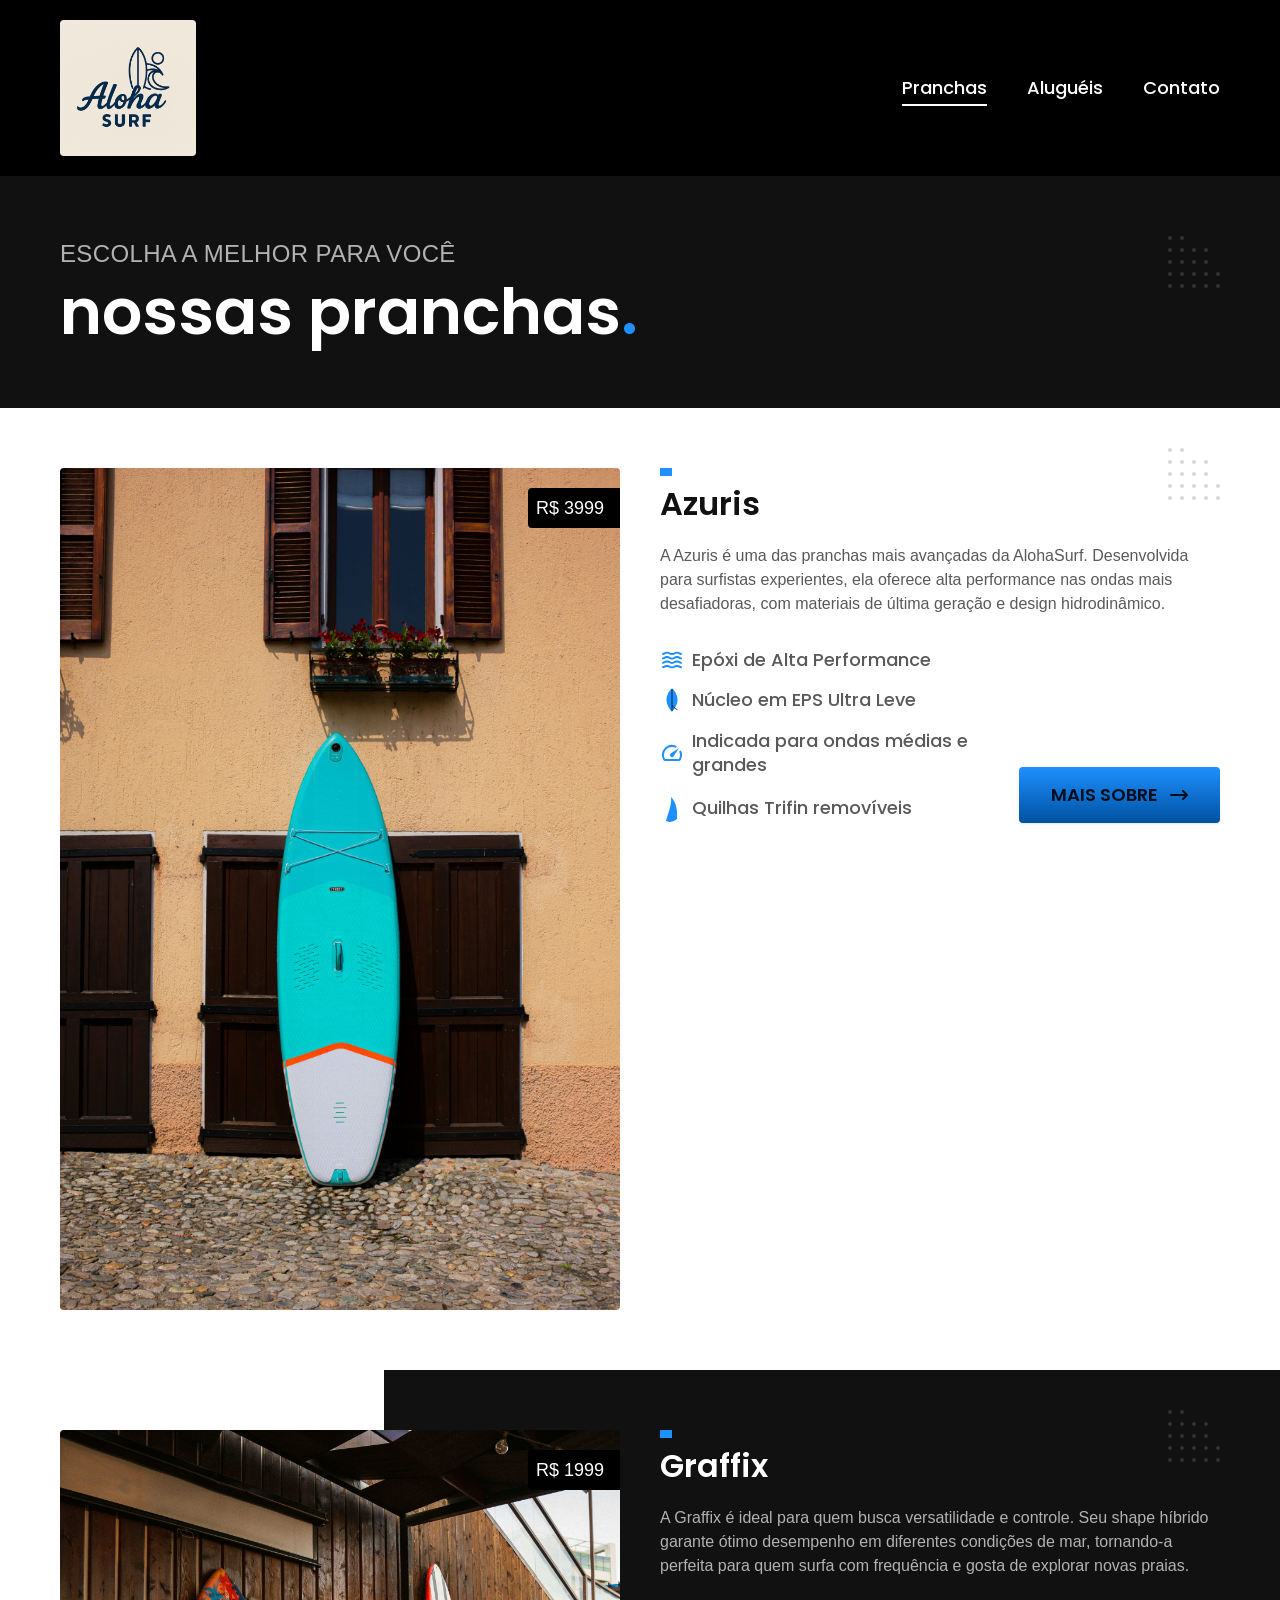
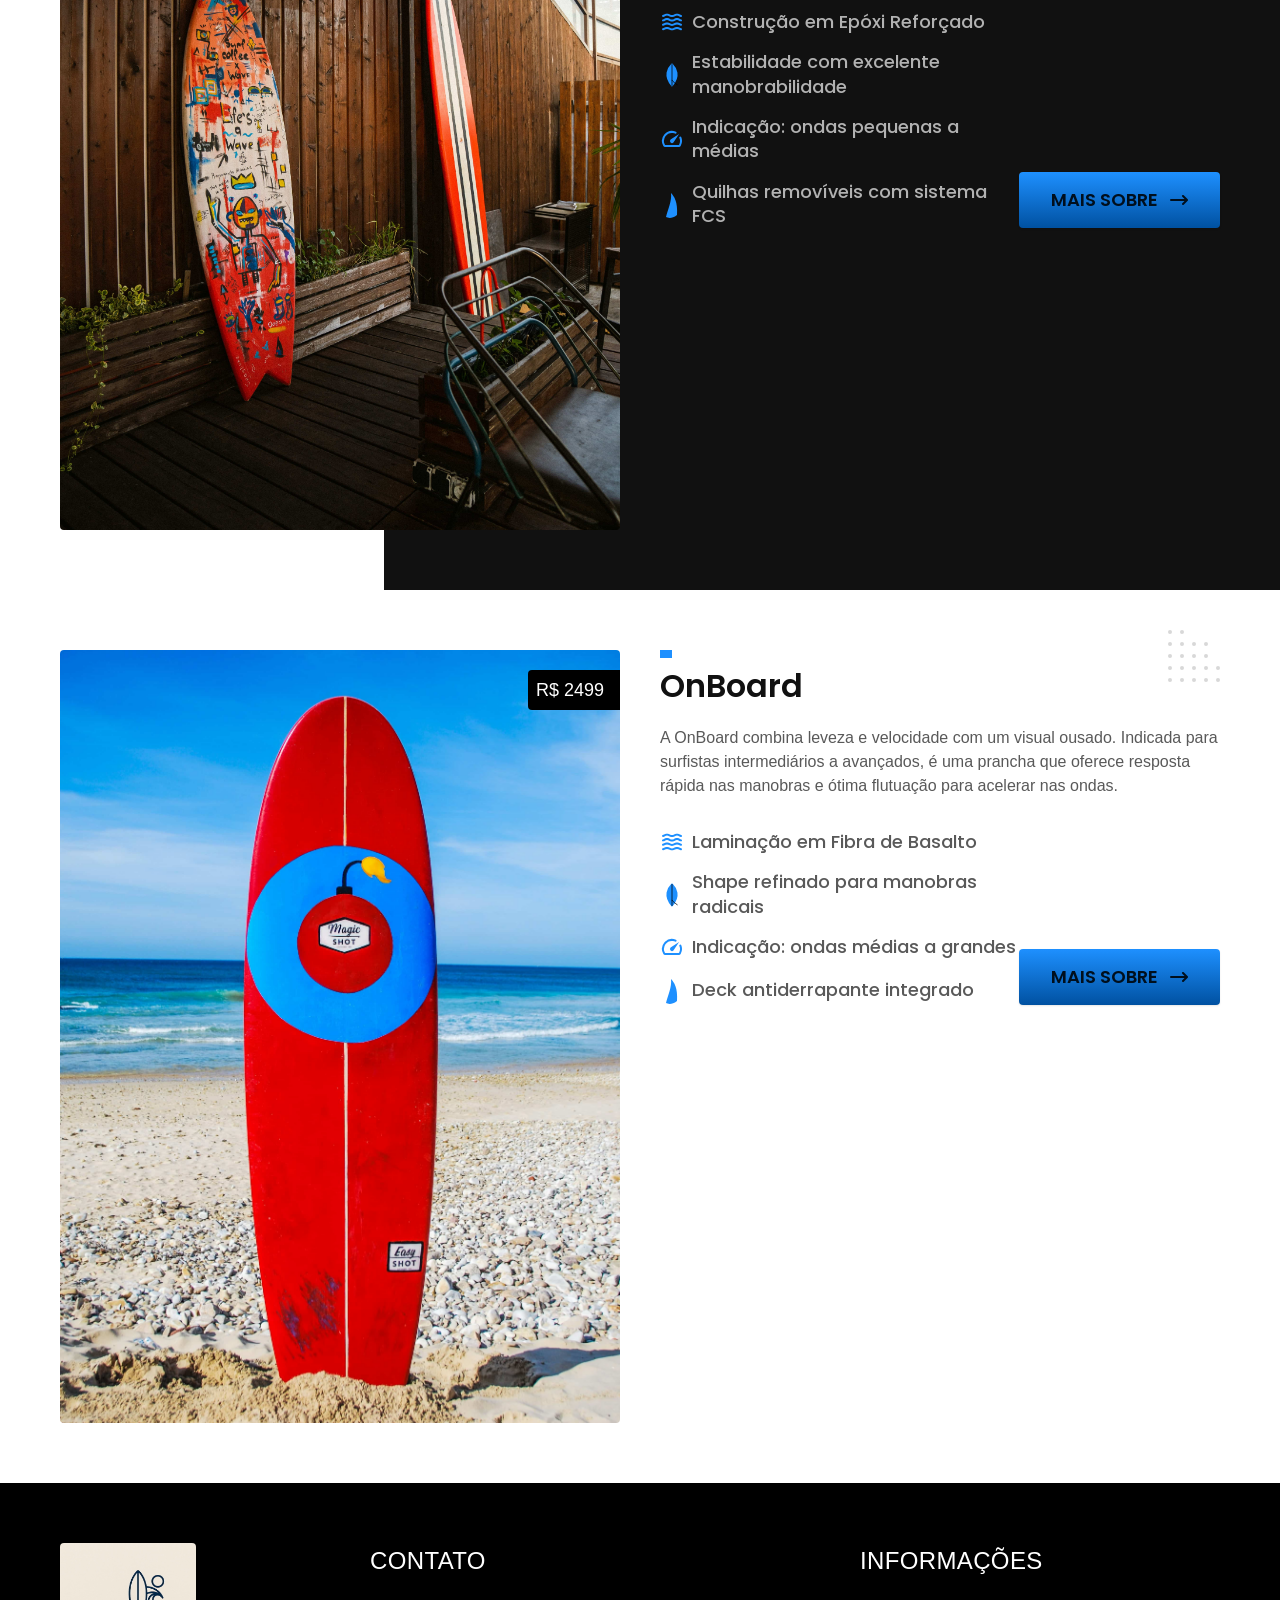
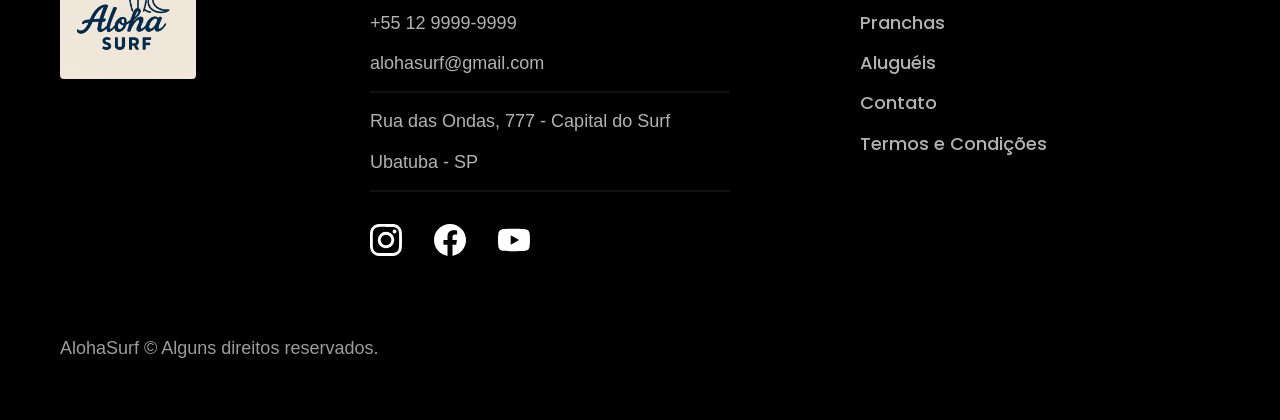
<file: AlohaSurf/pranchas.html>
<!DOCTYPE html>
<html>

<head>
  <meta charset="utf-8">
  <meta name="viewport" content="width=device-width, initial-scale=1.0">
  <meta name="description" content="">
  <title>Pranchas | AlohaSurf</title>
  <link rel="icon" href="./img/alohasurf.jpg" type="image/svg+xml">
  <link rel="preload" href="./css/style.css" as="style">
  <link rel="stylesheet" href="./css/style.css">
  <script>
    document.documentElement.classList.add('js');
  </script>

  <link rel="preconnect" href="https://fonts.googleapis.com">
  <link rel="preconnect" href="https://fonts.gstatic.com" crossorigin>
  <link href="https://fonts.googleapis.com/css2?family=Merriweather:ital,opsz,wght@0,18..144,300..900;1,18..144,300..900&family=Poppins:ital,wght@0,100;0,200;0,300;0,400;0,500;0,600;0,700;0,800;0,900;1,100;1,200;1,300;1,400;1,500;1,600;1,700;1,800;1,900&display=swap" rel="stylesheet">
</head>

<body id="pranchas">
  <header class="header-bg">
    <div class="header container">
      <a href="./"> <img src="./img/alohasurf.jpg" width="136" height="32" alt="Alohasurf"></a>
      <nav>
        <ul class="header-menu font-1m cor-0">
          <li><a href="./pranchas.html">Pranchas</a></li>
          <li><a href="./aluguel.html">Aluguéis</a></li>
          <li><a href="./contato.html">Contato</a></li>
        </ul>
      </nav>
    </div>
  </header>

  <main>
    <div class="titulo-bg">
      <div class="titulo container">
        <p class="font-2lb cor-5">Escolha a melhor para você</p>
        <h1 class="font-1xxl cor-0">nossas pranchas<span class="cor-p1">.</span></h1>
      </div>
    </div>

    <div>
      <div class="pranchas container">
        <div class="pranchas-imagem">
          <img src="./img/imagens/prancha-azuris.jpg" width="1120" height="680" alt="Prancha preta">
          <span class="font-2m cor-0">R$ 3999</span>
        </div>
        <div class="pranchas-conteudo">
          <h2 class="font-1xl">Azuris</h2>
          <p class="font-2s cor-8">A Azuris é uma das pranchas mais avançadas da AlohaSurf. Desenvolvida para surfistas experientes, ela oferece alta performance nas ondas mais desafiadoras, com materiais de última geração e design hidrodinâmico.</p>
          <ul class="font-1m cor-8">
            <li><img src="./img/icones/carbono.svg" width="32" height="32" alt="">Epóxi de Alta Performance</li>
            <li><img src="./img/icones/icon-pranchaA.svg" width="32" height="32" alt="">Núcleo em EPS Ultra Leve</li>
            <li><img src="./img/icones/velocidade.svg" width="32" height="32" alt="">Indicada para ondas médias e grandes</li>
            <li><img src="./img/icones/quilha.svg" width="32" height="32" alt="">Quilhas Trifin removíveis</li>
          </ul>
          <a class="botao seta" href="./pranchas/azuris.html">Mais sobre</a>
        </div>
      </div>
    </div>

    <div class="pranchas-bg">
      <div class="pranchas container">
        <div class="pranchas-imagem">
          <img src="./img/imagens/prancha-graffix.jpg" width="1120" height="680" alt="Prancha preta">
          <span class="font-2m cor-0">R$ 1999</span>
        </div>
        <div class="pranchas-conteudo">
          <h2 class="font-1xl cor-0">Graffix</h2>
          <p class="font-2s cor-5">A Graffix é ideal para quem busca versatilidade e controle. Seu shape híbrido garante ótimo desempenho em diferentes condições de mar, tornando-a perfeita para quem surfa com frequência e gosta de explorar novas praias.</p>
          <ul class="font-1m cor-5">
            <li><img src="./img/icones/carbono.svg" width="32" height="32" alt="">Construção em Epóxi Reforçado</li>
            <li><img src="./img/icones/icon-pranchaA.svg" width="32" height="32" alt="">Estabilidade com excelente manobrabilidade</li>
            <li><img src="./img/icones/velocidade.svg" width="32" height="32" alt="">Indicação: ondas pequenas a médias</li>
            <li><img src="./img/icones/quilha.svg" width="32" height="32" alt="">Quilhas removíveis com sistema FCS</li>
          </ul>
          <a class="botao seta" href="./pranchas/graffix.html">Mais sobre</a>
        </div>
      </div>
    </div>

    <div>
      <div class="pranchas container">
        <div class="pranchas-imagem">
          <img src="./img/imagens/prancha-onboard.jpg" width="1120" height="680" alt="Prancha preta">
          <span class="font-2m cor-0">R$ 2499</span>
        </div>
        <div class="pranchas-conteudo">
          <h2 class="font-1xl">OnBoard</h2>
          <p class="font-2s cor-8">A OnBoard combina leveza e velocidade com um visual ousado. Indicada para surfistas intermediários a avançados, é uma prancha que oferece resposta rápida nas manobras e ótima flutuação para acelerar nas ondas.</p>
          <ul class="font-1m cor-8">
            <li><img src="./img/icones/carbono.svg" width="32" height="32" alt="">Laminação em Fibra de Basalto</li>
            <li><img src="./img/icones/icon-pranchaA.svg" width="32" height="32" alt="">Shape refinado para manobras radicais</li>
            <li><img src="./img/icones/velocidade.svg" width="32" height="32" alt="">Indicação: ondas médias a grandes</li>
            <li><img src="./img/icones/quilha.svg" width="32" height="32" alt="">Deck antiderrapante integrado</li>
          </ul>
          <a class="botao seta" href="./pranchas/onboard.html">Mais sobre</a>
        </div>
      </div>
    </div>
  </main>

  <footer class="footer-bg">
    <div class="footer container">
      <a class="footer-logo" href="./">
        <img src="./img/alohasurf.jpg" width="136" height="32" alt="alohasurf">
      </a>
      <div class="footer-contato">
        <h3 class="font-2lb cor-0">Contato</h3>
        <ul class="font-2m cor-5">
          <li><a href="tel:+551299999999">+55 12 9999-9999</a></li>
          <li><a href="mailto:Contato@gmail.com">alohasurf@gmail.com</a></li>
          <li>Rua das Ondas, 777 - Capital do Surf</li>
          <li>Ubatuba - SP</li>
        </ul>
        <div class="footer-rede">
          <a href="./">
            <img src="./img/redes/instagram.svg" width="32" height="32" alt="Instagram">
          </a>
          <a href="./">
            <img src="./img/redes/facebook.svg" width="32" height="32" alt="Facebook">
          </a>
          <a href="./">
            <img src="./img/redes/youtube.svg" width="32" height="32" alt="Youtube">
          </a>
        </div>
      </div>
      <div class="footer-informacoes">
        <h3 class="font-2lb cor-0">Informações</h3>
        <nav>
          <ul class="font-1m cor-5">
            <li><a href="./pranchas.html">Pranchas</a></li>
            <li><a href="./aluguel.html">Aluguéis</a></li>
            <li><a href="./contato.html">Contato</a></li>
            <li><a href="./termos.html">Termos e Condições</a></li>
          </ul>
        </nav>
      </div>
      <p class="footer-copy font-2m cor-6">AlohaSurf © Alguns direitos reservados.</p>
    </div>
  </footer>
  <script src="./js/plugins/plugin.js"></script>
  <script src="./js/script.js"></script>
</body>


</html>
</file>
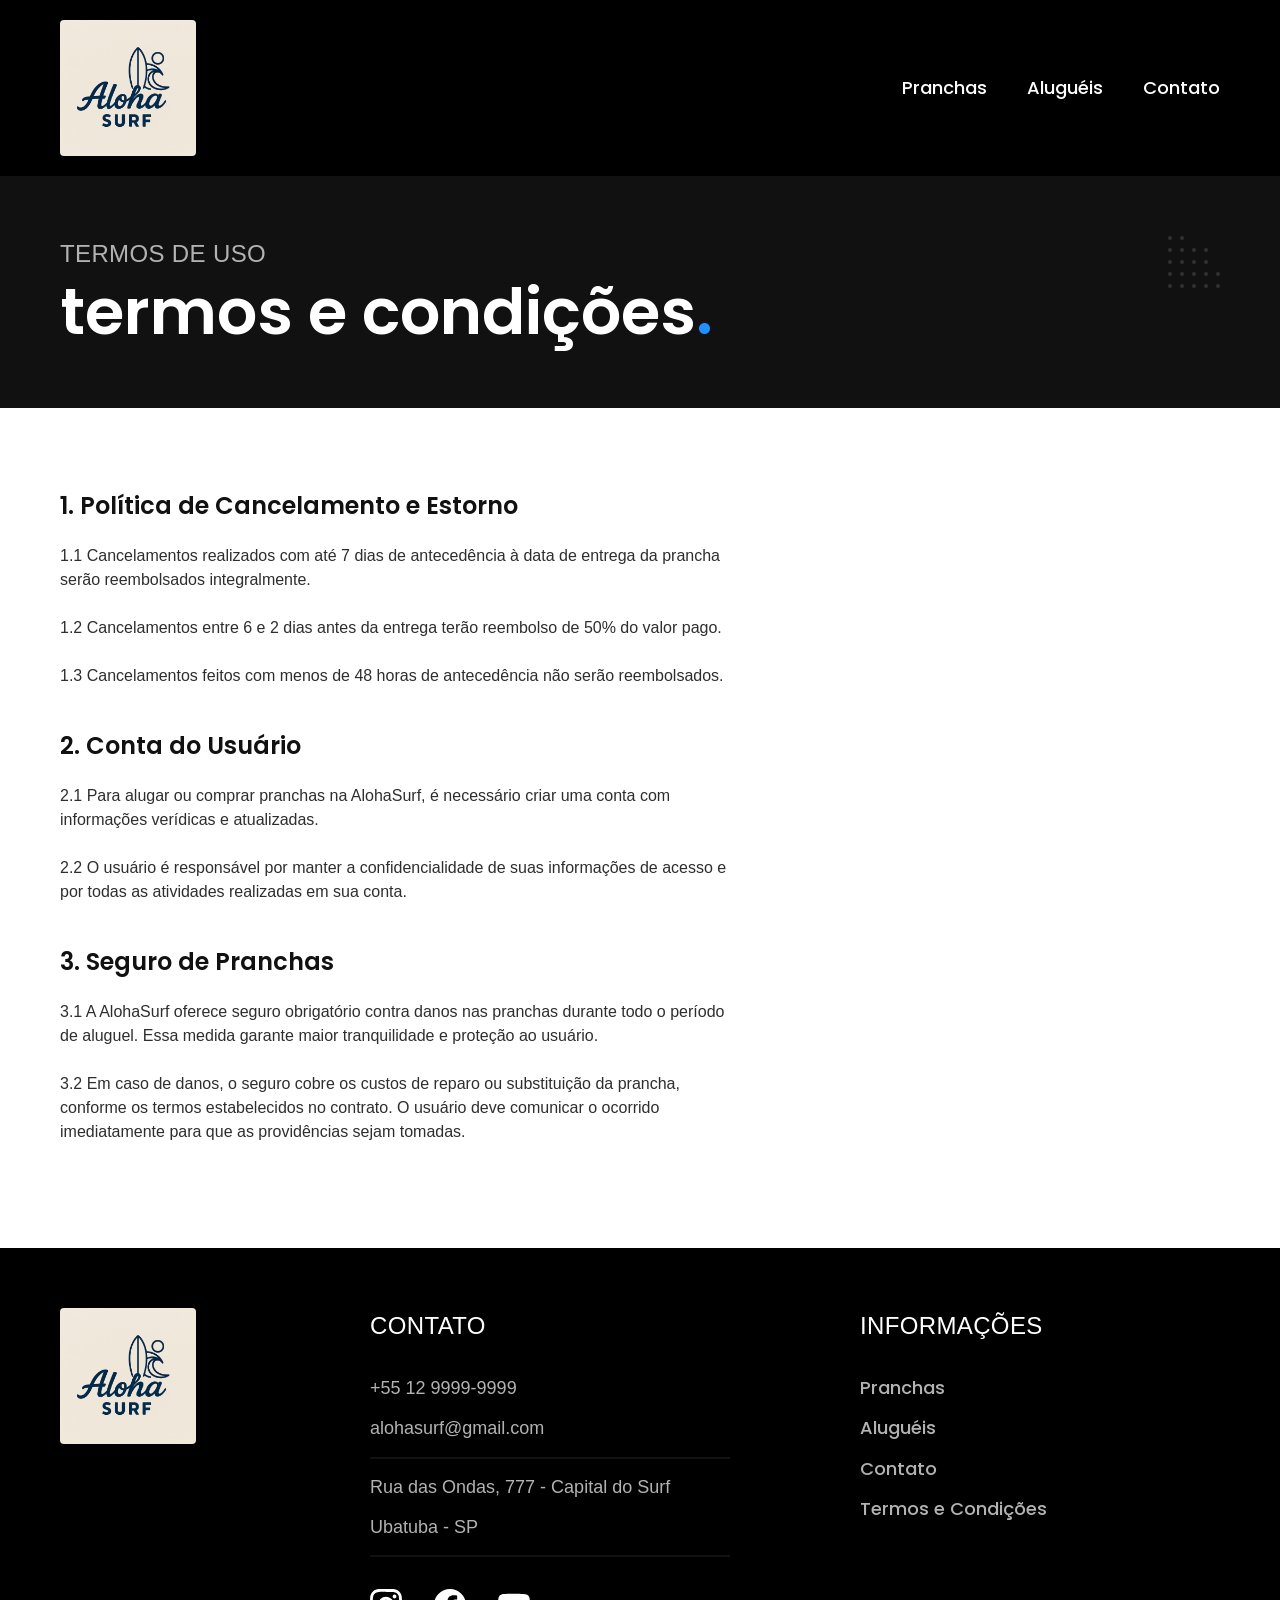
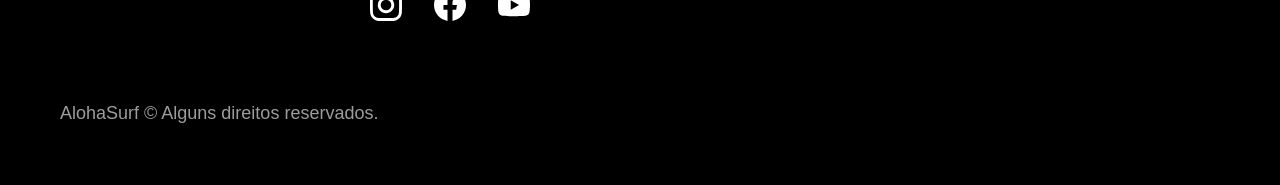
<file: AlohaSurf/termos.html>
<!DOCTYPE html>
<html>

<head>
  <meta charset="utf-8">
  <meta name="viewport" content="width=device-width, initial-scale=1.0">
  <meta name="description" content="">
  <title>Termos e Condições | AlohaSurf</title>
  <link rel="icon" href="./img/alohasurf.jpg" type="image/svg+xml">
  <link rel="preload" href="./css/style.css" as="style">
  <link rel="stylesheet" href="./css/style.css">
  <script>
    document.documentElement.classList.add('js');
  </script>

  <link rel="preconnect" href="https://fonts.googleapis.com">
  <link rel="preconnect" href="https://fonts.gstatic.com" crossorigin>
  <link href="https://fonts.googleapis.com/css2?family=Merriweather:ital,opsz,wght@0,18..144,300..900;1,18..144,300..900&family=Poppins:ital,wght@0,100;0,200;0,300;0,400;0,500;0,600;0,700;0,800;0,900;1,100;1,200;1,300;1,400;1,500;1,600;1,700;1,800;1,900&display=swap" rel="stylesheet">
</head>

<body id="termos">
  <header class="header-bg">
    <div class="header container">
      <a href="./"> <img src="./img/alohasurf.jpg" width="136" height="32" alt="alohasurf"></a>
      <nav>
        <ul class="header-menu font-1m cor-0">
          <li><a href="./pranchas.html">Pranchas</a></li>
          <li><a href="./aluguel.html">Aluguéis</a></li>
          <li><a href="./contato.html">Contato</a></li>
        </ul>
      </nav>
    </div>
  </header>




  <main>
    <div class="titulo-bg">
      <div class="titulo container">
        <p class="font-2lb cor-5">Termos de uso</p>
        <h1 class="font-1xxl cor-0">termos e condições<span class="cor-p1">.</span></h1>
      </div>
    </div>

    <div class="termos font-2s cor-10 container">
      <h2 class="font-1l cor-11">1. Política de Cancelamento e Estorno</h2>
      <p>1.1 Cancelamentos realizados com até 7 dias de antecedência à data de entrega da prancha serão reembolsados integralmente.</p>
      <p>1.2 Cancelamentos entre 6 e 2 dias antes da entrega terão reembolso de 50% do valor pago.</p>
      <p>1.3 Cancelamentos feitos com menos de 48 horas de antecedência não serão reembolsados.</p>

      <h2 class="font-1l cor-11">2. Conta do Usuário</h2>
      <p>2.1 Para alugar ou comprar pranchas na AlohaSurf, é necessário criar uma conta com informações verídicas e atualizadas.</p>
      <p>2.2 O usuário é responsável por manter a confidencialidade de suas informações de acesso e por todas as atividades realizadas em sua conta.</p>

      <h2 class="font-1l cor-11">3. Seguro de Pranchas</h2>
      <p>3.1 A AlohaSurf oferece seguro obrigatório contra danos nas pranchas durante todo o período de aluguel. Essa medida garante maior tranquilidade e proteção ao usuário.</p>
      <p>3.2 Em caso de danos, o seguro cobre os custos de reparo ou substituição da prancha, conforme os termos estabelecidos no contrato. O usuário deve comunicar o ocorrido imediatamente para que as providências sejam tomadas.</p>

    </div>




    <footer class="footer-bg">
      <div class="footer container">
        <a class="footer-logo" href="./">
          <img src="./img/alohasurf.jpg" width="136" height="32" alt="alohasurf">
        </a>
        <div class="footer-contato">
          <h3 class="font-2lb cor-0">Contato</h3>
          <ul class="font-2m cor-5">
            <li><a href="tel:+551299999999">+55 12 9999-9999</a></li>
            <li><a href="mailto:Contato@gmail.com">alohasurf@gmail.com</a></li>
            <li>Rua das Ondas, 777 - Capital do Surf</li>
            <li>Ubatuba - SP</li>
          </ul>
          <div class="footer-rede">
            <a href="./">
              <img src="./img/redes/instagram.svg" width="32" height="32" alt="Instagram">
            </a>
            <a href="./">
              <img src="./img/redes/facebook.svg" width="32" height="32" alt="Facebook">
            </a>
            <a href="./">
              <img src="./img/redes/youtube.svg" width="32" height="32" alt="Youtube">
            </a>
          </div>
        </div>
        <div class="footer-informacoes">
          <h3 class="font-2lb cor-0">Informações</h3>
          <nav>
            <ul class="font-1m cor-5">
              <li><a href="./pranchas.html">Pranchas</a></li>
              <li><a href="./aluguel.html">Aluguéis</a></li>
              <li><a href="./contato.html">Contato</a></li>
              <li><a href="./termos.html">Termos e Condições</a></li>
            </ul>
          </nav>
        </div>
        <p class="footer-copy font-2m cor-6">AlohaSurf © Alguns direitos reservados.</p>
      </div>
    </footer>
    <script src="./js/plugins/plugin.js"></script>
    <script src="./js/script.js"></script>
</body>


</html>
</file>
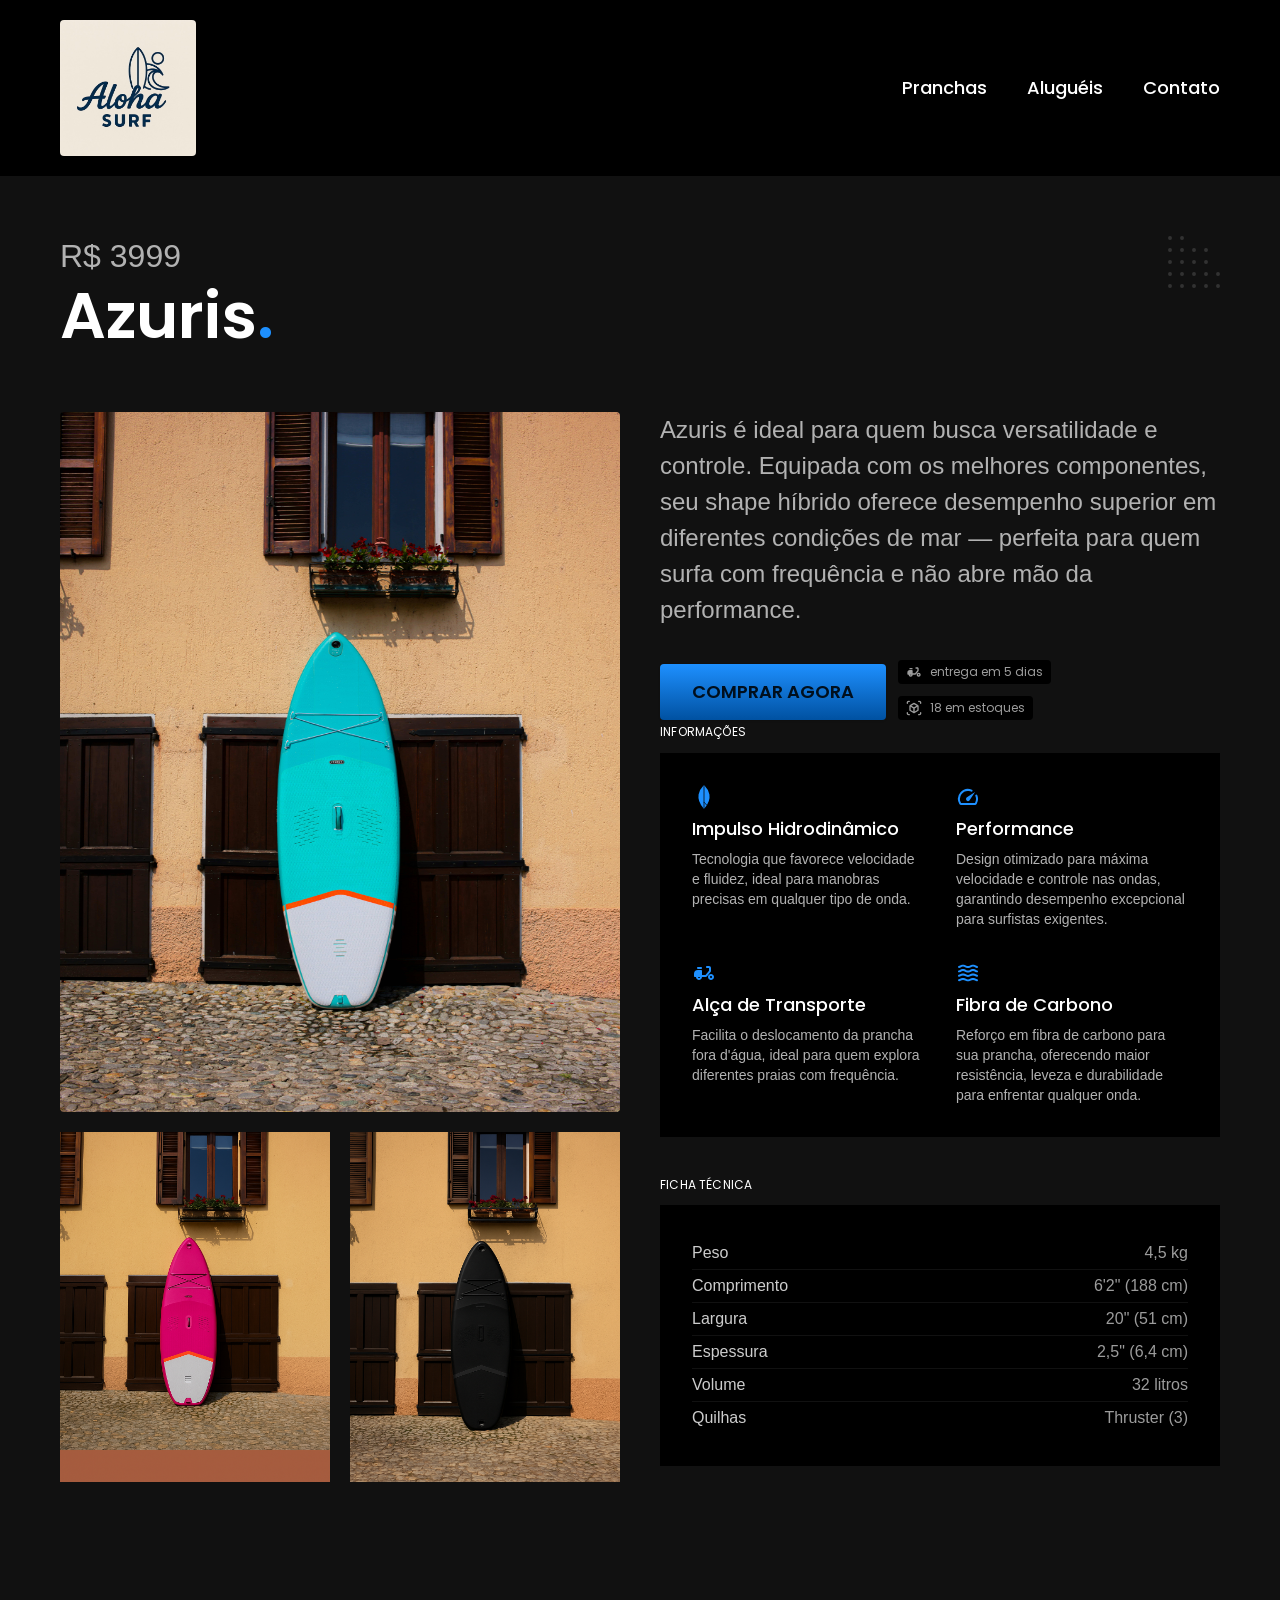
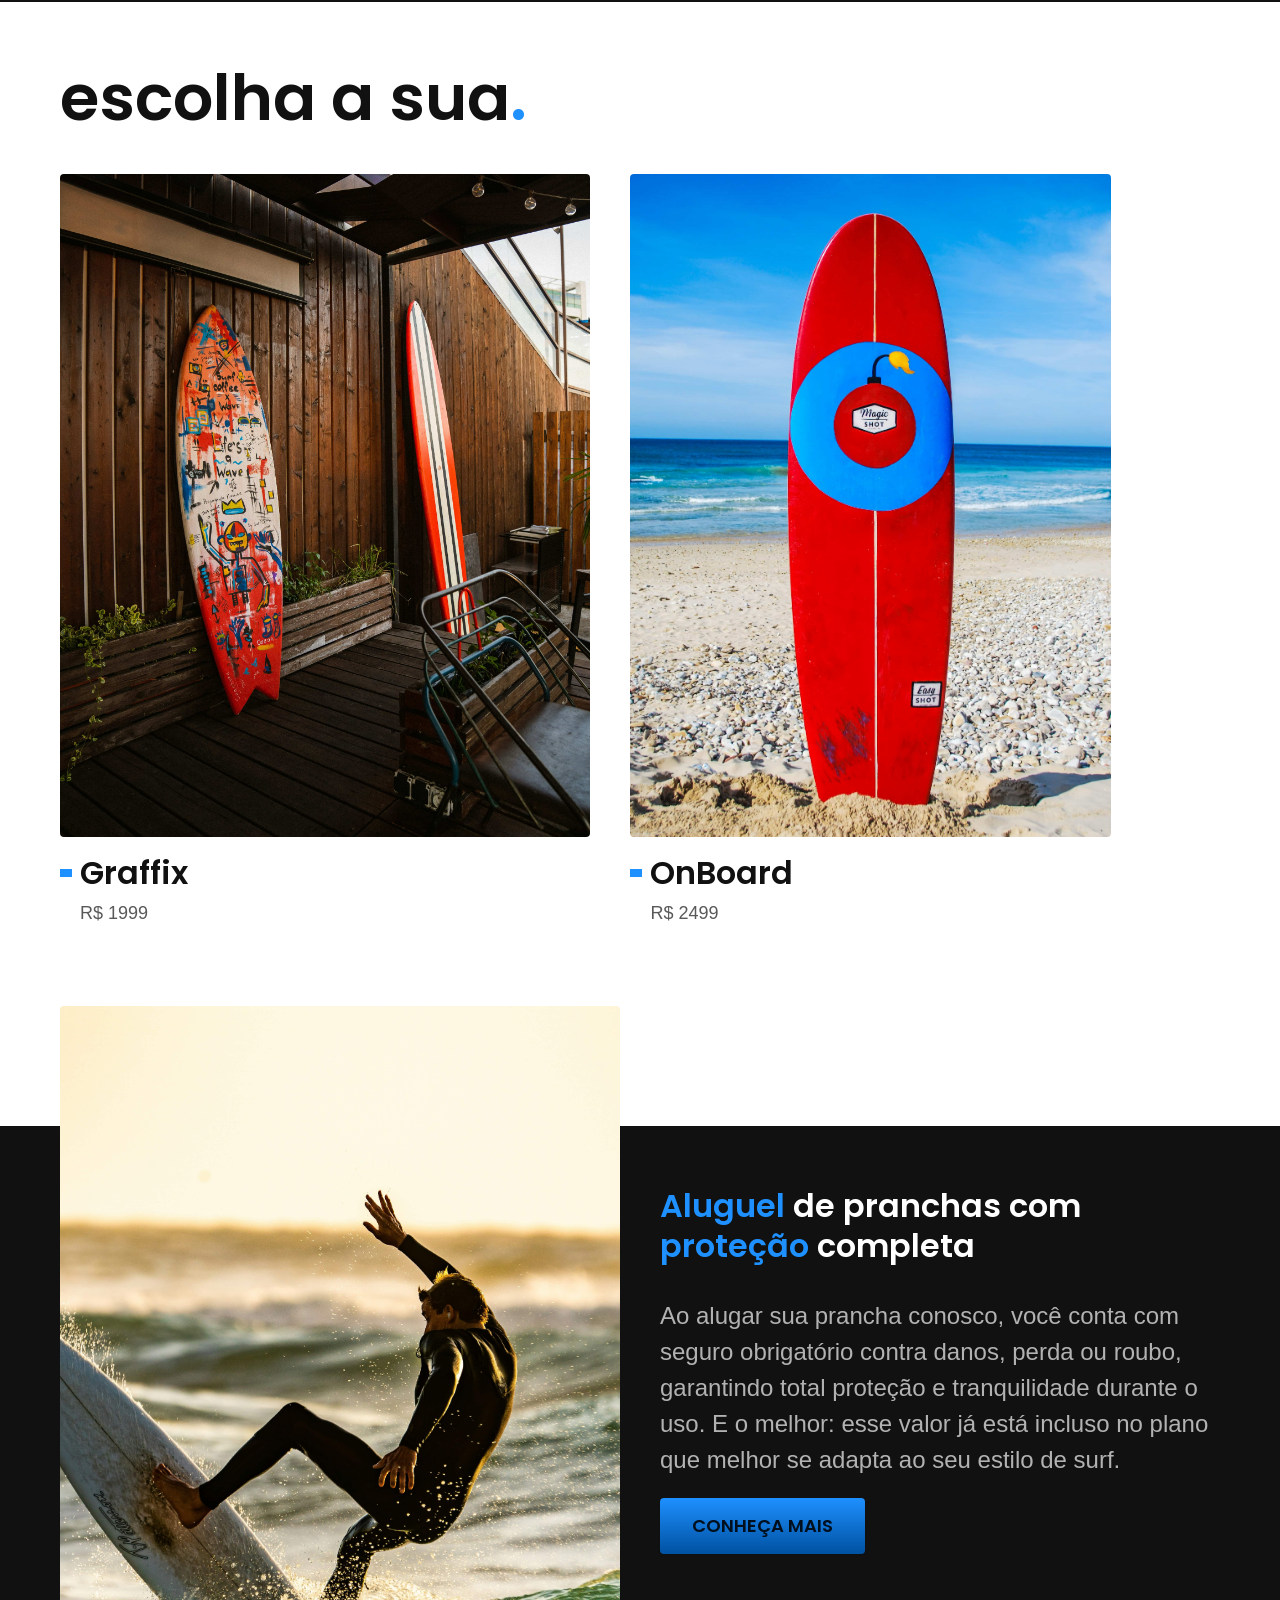
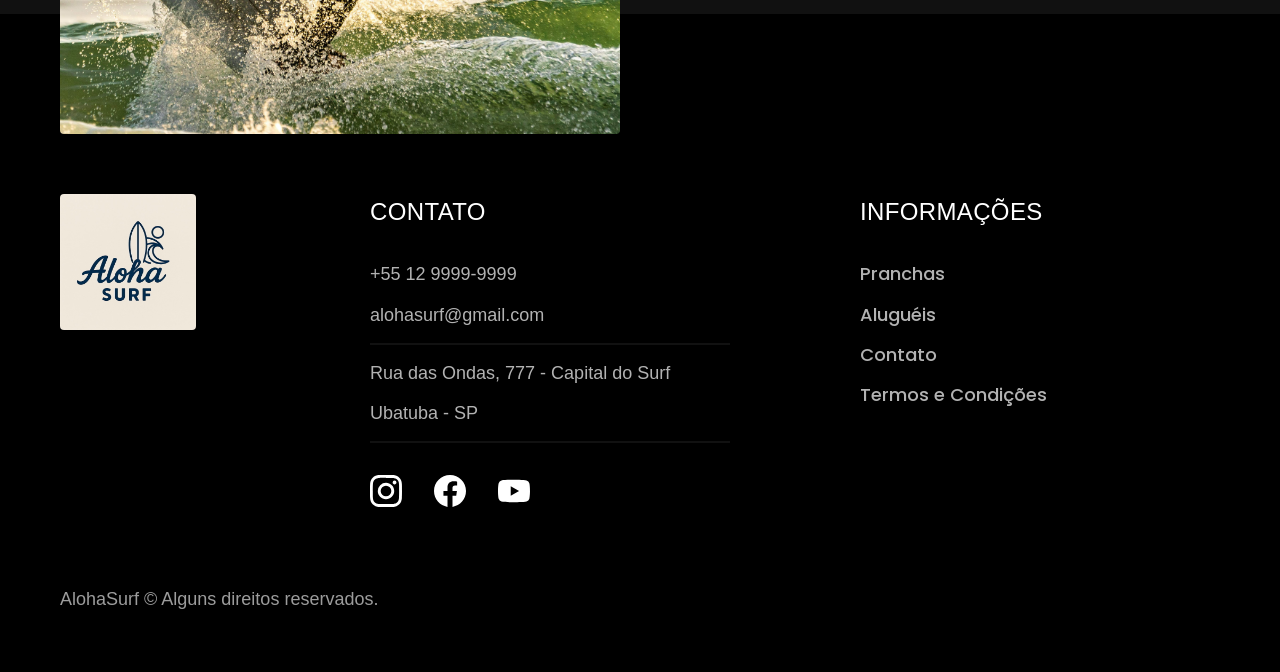
<file: AlohaSurf/pranchas/azuris.html>
<!DOCTYPE html>
<html>

<head>
  <meta charset="utf-8">
  <meta name="viewport" content="width=device-width, initial-scale=1.0">
  <title>Azuris | AlohaSurf</title>
  <meta name="description" content="Azuris.">
  <link rel="icon" href="../img/alohasurf.jpg" type="image/svg+xml">
  <link rel="preload" href="../css/style.css" as="style">
  <link rel="stylesheet" href="../css/style.css">
  <script>
    document.documentElement.classList.add('js');
  </script>

  <link rel="preconnect" href="https://fonts.googleapis.com">
  <link rel="preconnect" href="https://fonts.gstatic.com" crossorigin>
  <link href="https://fonts.googleapis.com/css2?family=Merriweather:ital,opsz,wght@0,18..144,300..900;1,18..144,300..900&family=Poppins:ital,wght@0,100;0,200;0,300;0,400;0,500;0,600;0,700;0,800;0,900;1,100;1,200;1,300;1,400;1,500;1,600;1,700;1,800;1,900&display=swap" rel="stylesheet">
</head>

<body id="prancha">
  <header class="header-bg">
    <div class="header container">
      <a href="../"> <img src="../img/alohasurf.jpg" width="136" height="32" alt="alohasurf"></a>
      <nav>
        <ul class="header-menu font-1m cor-0">
          <li><a href="../pranchas.html">Pranchas</a></li>
          <li><a href="../aluguel.html">Aluguéis</a></li>
          <li><a href="../contato.html">Contato</a></li>
        </ul>
      </nav>
    </div>
  </header>

  <main class="titulo-bg">
    <div class="vz">
      <div class="titulo container">
        <p class="font-2xl cor-5">R$ 3999</p>
        <h1 class="font-1xxl cor-0">Azuris<span class="cor-p1">.</span></h1>
      </div>
    </div>
    <div class="prancha container">
      <div class="prancha-imagens">
        <img src="../img/imagens/prancha-azuris.jpg" alt="prancha azuris azul">
        <img src="../img/imagens/azuris-rose.png" alt="prancha azuris rosa">
        <img src="../img/imagens/azuris-black.png" alt="prancha azuris preta">
      </div>
      <div class="prancha-conteudo">
        <p class="font-2l cor-5">Azuris é ideal para quem busca versatilidade e controle. Equipada com os melhores componentes, seu shape híbrido oferece desempenho superior em diferentes condições de mar — perfeita para quem surfa com frequência e não abre mão da performance.</p>
        <div class="prancha-comprar">
          <a class="botao" href="../orcamento.html?tipo=pranchas&produto=azuris">Comprar Agora</a>
          <span class="font-1xs cor-6"><img src="../img/icones/entrega.svg" alt="">entrega em 5 dias</span>
          <span class="font-1xs cor-6"><img src="../img/icones/estoque.svg" alt="">18 em estoques</span>
        </div>

        <h2 class="font-1xs cor-0">Informações</h2>
        <ul class="prancha-informacoes">
          <li><img src="../img/icones/icon-pranchaA.svg" alt="">
            <h3 class="font-1m cor-0">Impulso Hidrodinâmico</h3>
            <p class="font-2xs cor-5">Tecnologia que favorece velocidade e fluidez, ideal para manobras precisas em qualquer tipo de onda.</p>
          </li>
          <li><img src="../img/icones/velocidade.svg" alt="">
            <h3 class="font-1m cor-0">Performance</h3>
            <p class="font-2xs cor-5">
              Design otimizado para máxima velocidade e controle nas ondas, garantindo desempenho excepcional para surfistas exigentes.</p>
          </li>
          <li><img src="../img/icones/transporte.svg" alt="">
            <h3 class="font-1m cor-0">Alça de Transporte</h3>
            <p class="font-2xs cor-5">Facilita o deslocamento da prancha fora d'água, ideal para quem explora diferentes praias com frequência.</p>
          </li>
          <li><img src="../img/icones/carbono.svg" alt="">
            <h3 class="font-1m cor-0">Fibra de Carbono</h3>
            <p class="font-2xs cor-5">
              Reforço em fibra de carbono para sua prancha, oferecendo maior resistência, leveza e durabilidade para enfrentar qualquer onda.</p>
          </li>
        </ul>
        <h2 class="font-1xs cor-0">Ficha técnica</h2>
        <ul class="prancha-ficha font-2s cor-4">
          <li>Peso <span>4,5 kg</span></li>
          <li>Comprimento <span>6'2" (188 cm)</span></li>
          <li>Largura <span>20" (51 cm)</span></li>
          <li>Espessura <span>2,5" (6,4 cm)</span></li>
          <li>Volume <span>32 litros</span></li>
          <li>Quilhas <span>Thruster (3)</span></li>
        </ul>
      </div>
    </div>
  </main>

  <article class="pranchas-lista container">
    <h2 class=" font-1xxl">escolha a sua<span class="cor-p1">.</span></h2>
    <ul>
      <li>
        <a href="./graffix.html">
          <img src="../img/imagens/prancha-graffix.jpg" alt="Prancha colorida">
          <h3 class="font-1xl">Graffix</h3>
          <span class="font-2m cor-8">R$ 1999</span>
        </a>
      </li>

      <li>
        <a href="./onboard.html">
          <img src="../img/imagens/prancha-onboard.jpg" alt="Prancha onboard">
          <h3 class="font-1xl">OnBoard</h3>
          <span class="font-2m cor-8">R$ 2499</span>
        </a>
      </li>
    </ul>
  </article>

  <article class="seguro-bg">
    <div class="seguro container">
      <div class="seguro-imagem">
        <img src="../img/imagens/aluguel.jpg" alt="Pessoa parada em cima de uma prancha.">
      </div>
      <div class="seguro-conteudo">
        <h2 class="font-1xl cor-0"><span class="cor-p1">Aluguel</span> de pranchas com <span class="cor-p1">proteção</span> completa</h2>
        <p class="font-2l cor-5">Ao alugar sua prancha conosco, você conta com seguro obrigatório contra danos, perda ou roubo, garantindo total proteção e tranquilidade durante o uso. E o melhor: esse valor já está incluso no plano que melhor se adapta ao seu estilo de surf.</p>
        <a class="botao" href="../aluguel.html">conheça mais</a>
      </div>
    </div>
  </article>

  <footer class="footer-bg">
    <div class="footer container">
      <a class="footer-logo" href="./">
        <img src="../img/alohasurf.jpg" width="136" height="32" alt="alohasurf">
      </a>
      <div class="footer-contato">
        <h3 class="font-2lb cor-0">Contato</h3>
        <ul class="font-2m cor-5">
          <li><a href="tel:+551299999999">+55 12 9999-9999</a></li>
          <li><a href="mailto:Contato@gmail.com">alohasurf@gmail.com</a></li>
          <li>Rua das Ondas, 777 - Capital do Surf</li>
          <li>Ubatuba - SP</li>
        </ul>
        <div class="footer-rede">
          <a href="./">
            <img src="../img/redes/instagram.svg" width="32" height="32" alt="Instagram">
          </a>
          <a href="./">
            <img src="../img/redes/facebook.svg" width="32" height="32" alt="Facebook">
          </a>
          <a href="./">
            <img src="../img/redes/youtube.svg" width="32" height="32" alt="Youtube">
          </a>
        </div>
      </div>
      <div class="footer-informacoes">
        <h3 class="font-2lb cor-0">Informações</h3>
        <nav>
          <ul class="font-1m cor-5">
            <li><a href="../pranchas.html">Pranchas</a></li>
            <li><a href="../aluguel.html">Aluguéis</a></li>
            <li><a href="../contato.html">Contato</a></li>
            <li><a href="../termos.html">Termos e Condições</a></li>
          </ul>
        </nav>
      </div>
      <p class="footer-copy font-2m cor-6">AlohaSurf © Alguns direitos reservados.</p>
    </div>
  </footer>
  <script src="../js/plugins/plugin.js"></script>
  <script src="../js/script.js"></script>
</body>


</html>
</file>
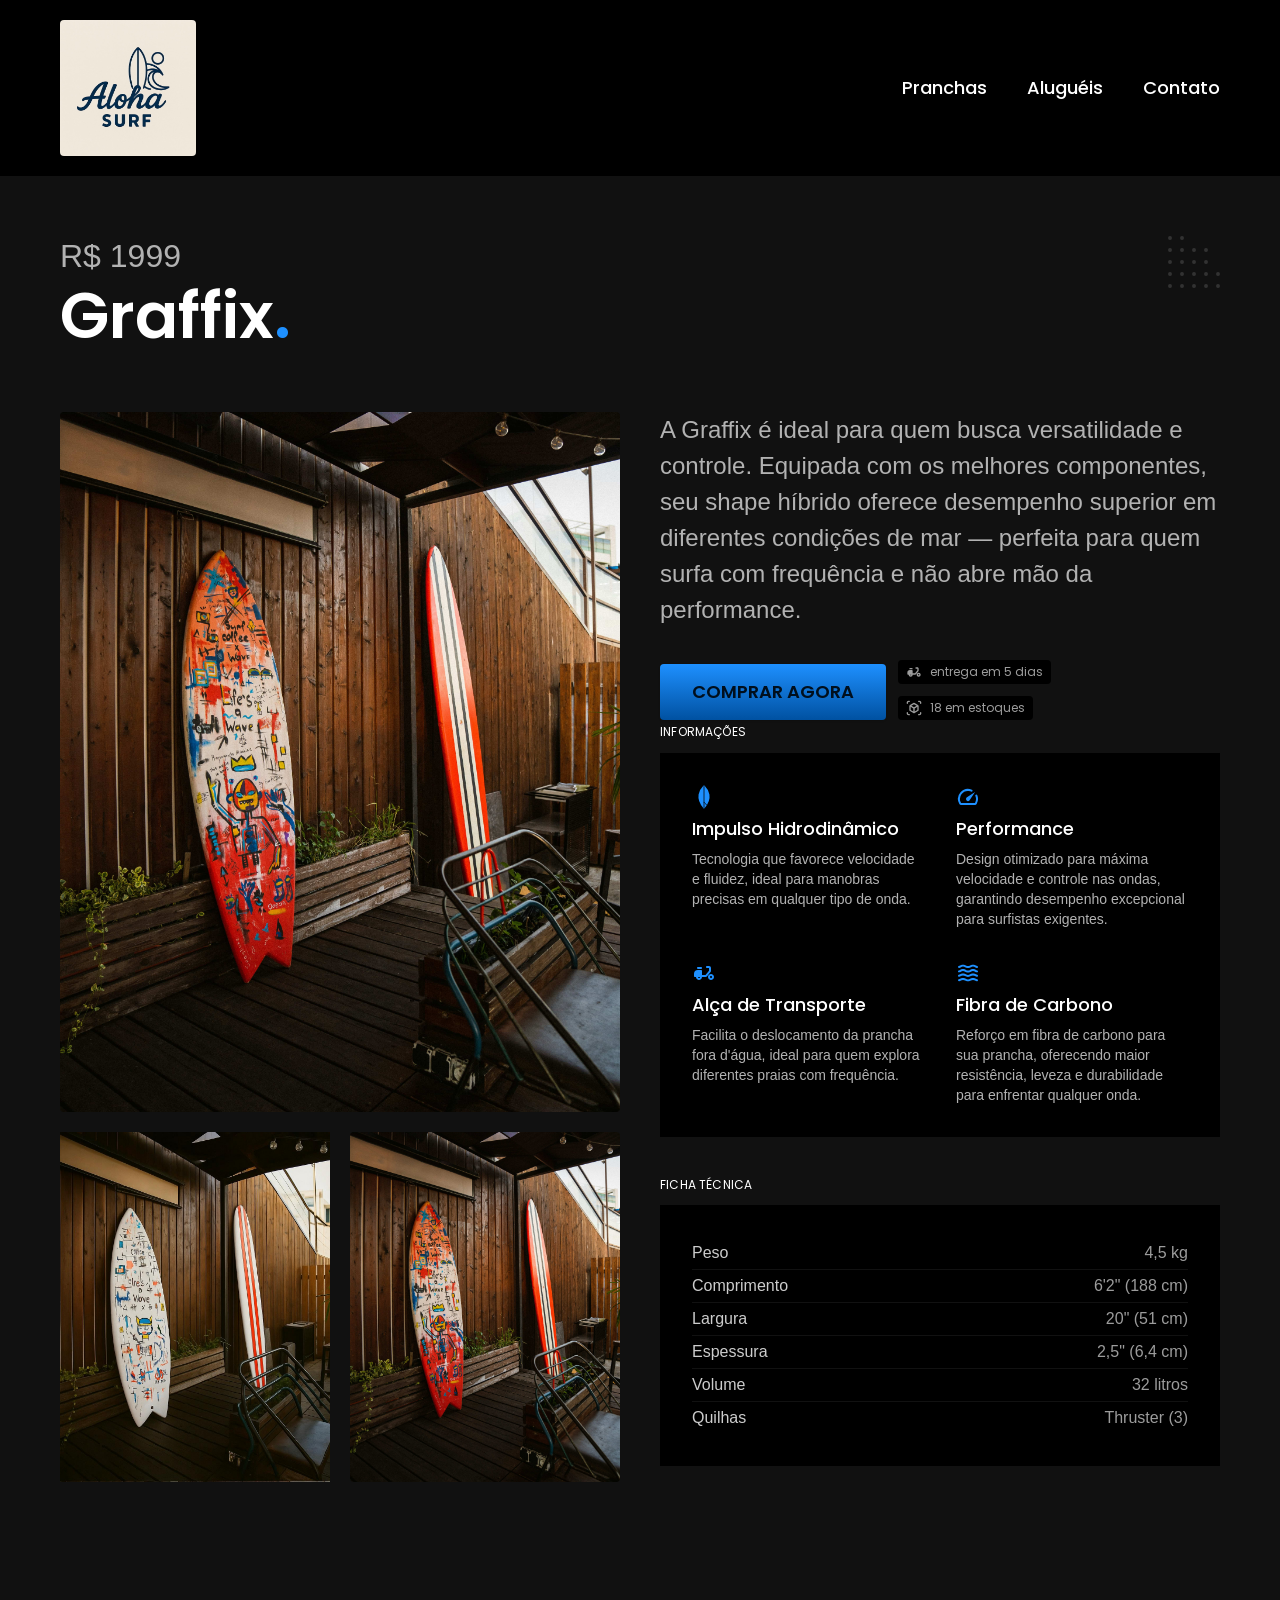
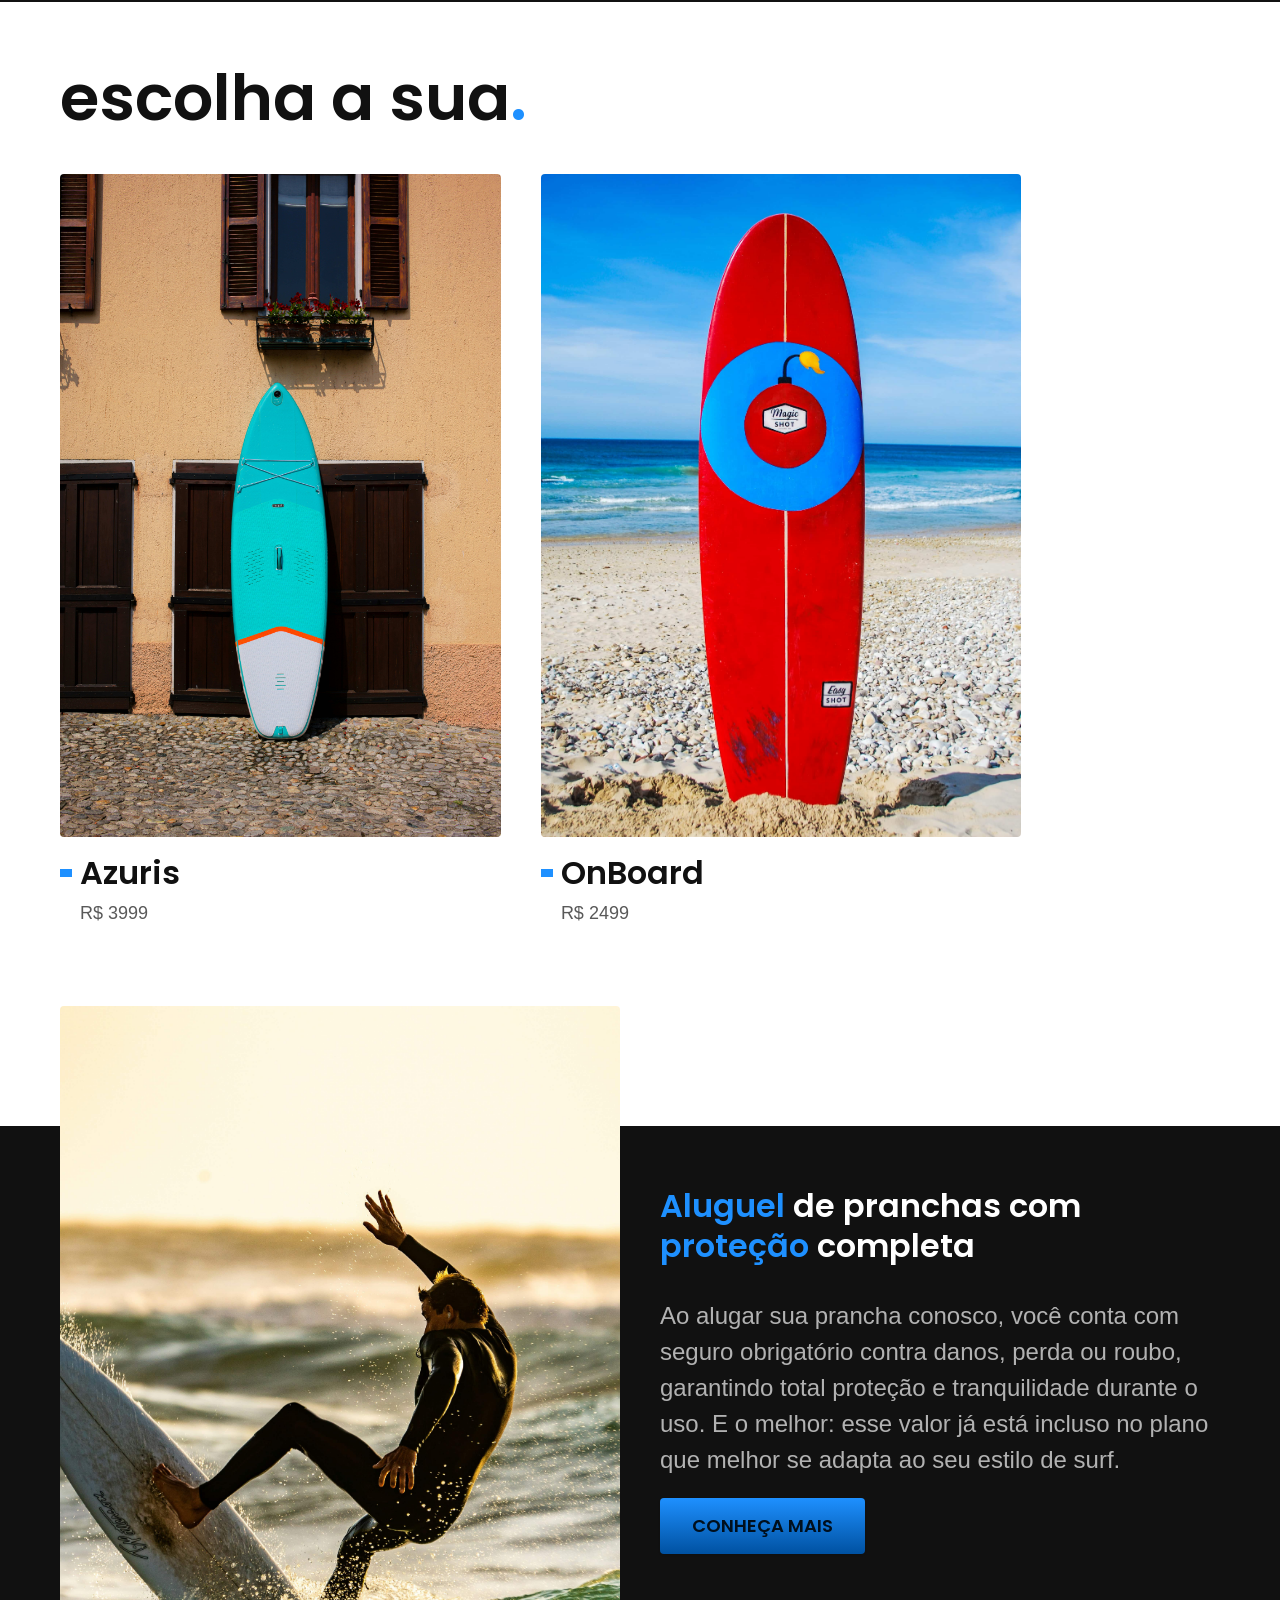
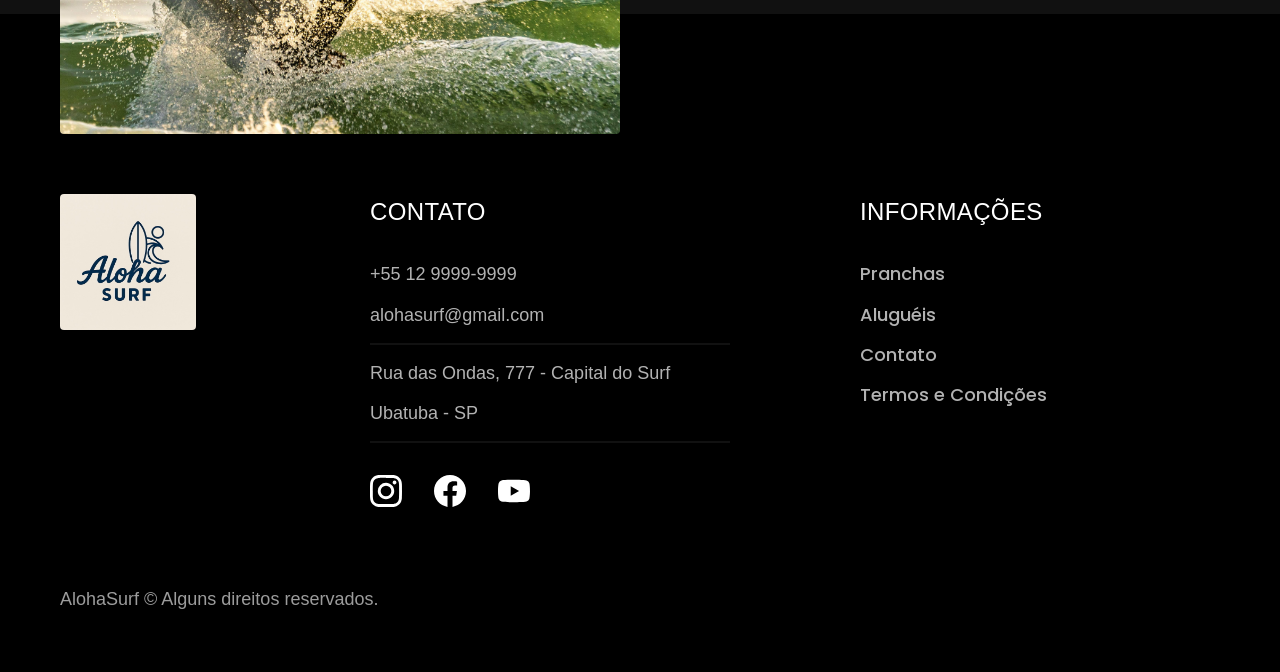
<file: AlohaSurf/pranchas/graffix.html>
<!DOCTYPE html>
<html>

<head>
  <meta charset="utf-8">
  <meta name="viewport" content="width=device-width, initial-scale=1.0">
  <title>Graffix | AlohaSurf</title>
  <meta name="description" content="Graffix.">
  <link rel="icon" href="../img/alohasurf.jpg" type="image/svg+xml">
  <link rel="preload" href="../css/style.css" as="style">
  <link rel="stylesheet" href="../css/style.css">
  <script>
    document.documentElement.classList.add('js');
  </script>

  <link rel="preconnect" href="https://fonts.googleapis.com">
  <link rel="preconnect" href="https://fonts.gstatic.com" crossorigin>
  <link href="https://fonts.googleapis.com/css2?family=Merriweather:ital,opsz,wght@0,18..144,300..900;1,18..144,300..900&family=Poppins:ital,wght@0,100;0,200;0,300;0,400;0,500;0,600;0,700;0,800;0,900;1,100;1,200;1,300;1,400;1,500;1,600;1,700;1,800;1,900&display=swap" rel="stylesheet">
</head>

<body id="prancha">
  <header class="header-bg">
    <div class="header container">
      <a href="../"> <img src="../img/alohasurf.jpg" width="136" height="32" alt="alohasurf"></a>
      <nav>
        <ul class="header-menu font-1m cor-0">
          <li><a href="../pranchas.html">Pranchas</a></li>
          <li><a href="../aluguel.html">Aluguéis</a></li>
          <li><a href="../contato.html">Contato</a></li>
        </ul>
      </nav>
    </div>
  </header>

  <main class="titulo-bg">
    <div>
      <div class="titulo container">
        <p class="font-2xl cor-5">R$ 1999</p>
        <h1 class="font-1xxl cor-0">Graffix<span class="cor-p1">.</span></h1>
      </div>
    </div>
    <div class="prancha container">
      <div class="prancha-imagens">
        <img src="../img/imagens/prancha-graffix.jpg" alt="prancha graffix">
        <img src="../img/imagens/graffix-white.jpeg" alt="prancha graffix">
        <img src="../img/imagens/prancha-graffix.jpg" alt="prancha graffix">
      </div>
      <div class="prancha-conteudo">
        <p class="font-2l cor-5">A Graffix é ideal para quem busca versatilidade e controle. Equipada com os melhores componentes, seu shape híbrido oferece desempenho superior em diferentes condições de mar — perfeita para quem surfa com frequência e não abre mão da performance.</p>
        <div class="prancha-comprar">
          <a class="botao" href="../orcamento.html?tipo=pranchas&produto=graffix">Comprar Agora</a>
          <span class="font-1xs cor-6"><img src="../img/icones/entrega.svg" alt="">entrega em 5 dias</span>
          <span class="font-1xs cor-6"><img src="../img/icones/estoque.svg" alt="">18 em estoques</span>
        </div>

        <h2 class="font-1xs cor-0">Informações</h2>
        <ul class="prancha-informacoes">
          <li><img src="../img/icones/icon-pranchaA.svg" alt="">
            <h3 class="font-1m cor-0">Impulso Hidrodinâmico</h3>
            <p class="font-2xs cor-5">Tecnologia que favorece velocidade e fluidez, ideal para manobras precisas em qualquer tipo de onda.</p>
          </li>
          <li><img src="../img/icones/velocidade.svg" alt="">
            <h3 class="font-1m cor-0">Performance</h3>
            <p class="font-2xs cor-5">
              Design otimizado para máxima velocidade e controle nas ondas, garantindo desempenho excepcional para surfistas exigentes.</p>
          </li>
          <li><img src="../img/icones/transporte.svg" alt="">
            <h3 class="font-1m cor-0">Alça de Transporte</h3>
            <p class="font-2xs cor-5">Facilita o deslocamento da prancha fora d'água, ideal para quem explora diferentes praias com frequência.</p>
          </li>
          <li><img src="../img/icones/carbono.svg" alt="">
            <h3 class="font-1m cor-0">Fibra de Carbono</h3>
            <p class="font-2xs cor-5">
              Reforço em fibra de carbono para sua prancha, oferecendo maior resistência, leveza e durabilidade para enfrentar qualquer onda.</p>
          </li>
        </ul>
        <h2 class="font-1xs cor-0">Ficha técnica</h2>
        <ul class="prancha-ficha font-2s cor-4">
          <li>Peso <span>4,5 kg</span></li>
          <li>Comprimento <span>6'2" (188 cm)</span></li>
          <li>Largura <span>20" (51 cm)</span></li>
          <li>Espessura <span>2,5" (6,4 cm)</span></li>
          <li>Volume <span>32 litros</span></li>
          <li>Quilhas <span>Thruster (3)</span></li>
        </ul>
      </div>
    </div>
  </main>

  <article class="pranchas-lista container">
    <h2 class="font-1xxl">escolha a sua<span class="cor-p1">.</span></h2>
    <ul>
      <li>
        <a href="./azuris.html">
          <img src="../img/imagens/prancha-azuris.jpg" alt="Prancha azuris">
          <h3 class="font-1xl">Azuris</h3>
          <span class="font-2m cor-8">R$ 3999</span>
        </a>
      </li>

      <li>
        <a href="./onboard.html">
          <img src="../img/imagens/prancha-onboard.jpg" alt="Prancha vermelha">
          <h3 class="font-1xl">OnBoard</h3>
          <span class="font-2m cor-8">R$ 2499</span>
        </a>
      </li>
    </ul>
  </article>

  <article class="seguro-bg">
    <div class="seguro container">
      <div class="seguro-imagem">
        <img src="../img/imagens/aluguel.jpg" alt="Pessoa parada em cima de uma prancha.">
      </div>
      <div class="seguro-conteudo">
        <h2 class="font-1xl cor-0"><span class="cor-p1">Aluguel</span> de pranchas com <span class="cor-p1">proteção</span> completa</h2>
        <p class="font-2l cor-5">Ao alugar sua prancha conosco, você conta com seguro obrigatório contra danos, perda ou roubo, garantindo total proteção e tranquilidade durante o uso. E o melhor: esse valor já está incluso no plano que melhor se adapta ao seu estilo de surf.</p>
        <a class="botao" href="../aluguel.html">conheça mais</a>
      </div>
    </div>
  </article>

  <footer class="footer-bg">
    <div class="footer container">
      <a class="footer-logo" href="./">
        <img src="../img/alohasurf.jpg" width="136" height="32" alt="alohasurf">
      </a>
      <div class="footer-contato">
        <h3 class="font-2lb cor-0">Contato</h3>
        <ul class="font-2m cor-5">
          <li><a href="tel:+551299999999">+55 12 9999-9999</a></li>
          <li><a href="mailto:Contato@gmail.com">alohasurf@gmail.com</a></li>
          <li>Rua das Ondas, 777 - Capital do Surf</li>
          <li>Ubatuba - SP</li>
        </ul>
        <div class="footer-rede">
          <a href="./">
            <img src="../img/redes/instagram.svg" width="32" height="32" alt="Instagram">
          </a>
          <a href="./">
            <img src="../img/redes/facebook.svg" width="32" height="32" alt="Facebook">
          </a>
          <a href="./">
            <img src="../img/redes/youtube.svg" width="32" height="32" alt="Youtube">
          </a>
        </div>
      </div>
      <div class="footer-informacoes">
        <h3 class="font-2lb cor-0">Informações</h3>
        <nav>
          <ul class="font-1m cor-5">
            <li><a href="../pranchas.html">Pranchas</a></li>
            <li><a href="../aluguel.html">Aluguéis</a></li>
            <li><a href="../contato.html">Contato</a></li>
            <li><a href="../termos.html">Termos e Condições</a></li>
          </ul>
        </nav>
      </div>
      <p class="footer-copy font-2m cor-6">AlohaSurf © Alguns direitos reservados.</p>
    </div>
  </footer>
  <script src="../js/plugins/plugin.js"></script>
  <script src="../js/script.js"></script>
</body>


</html>
</file>
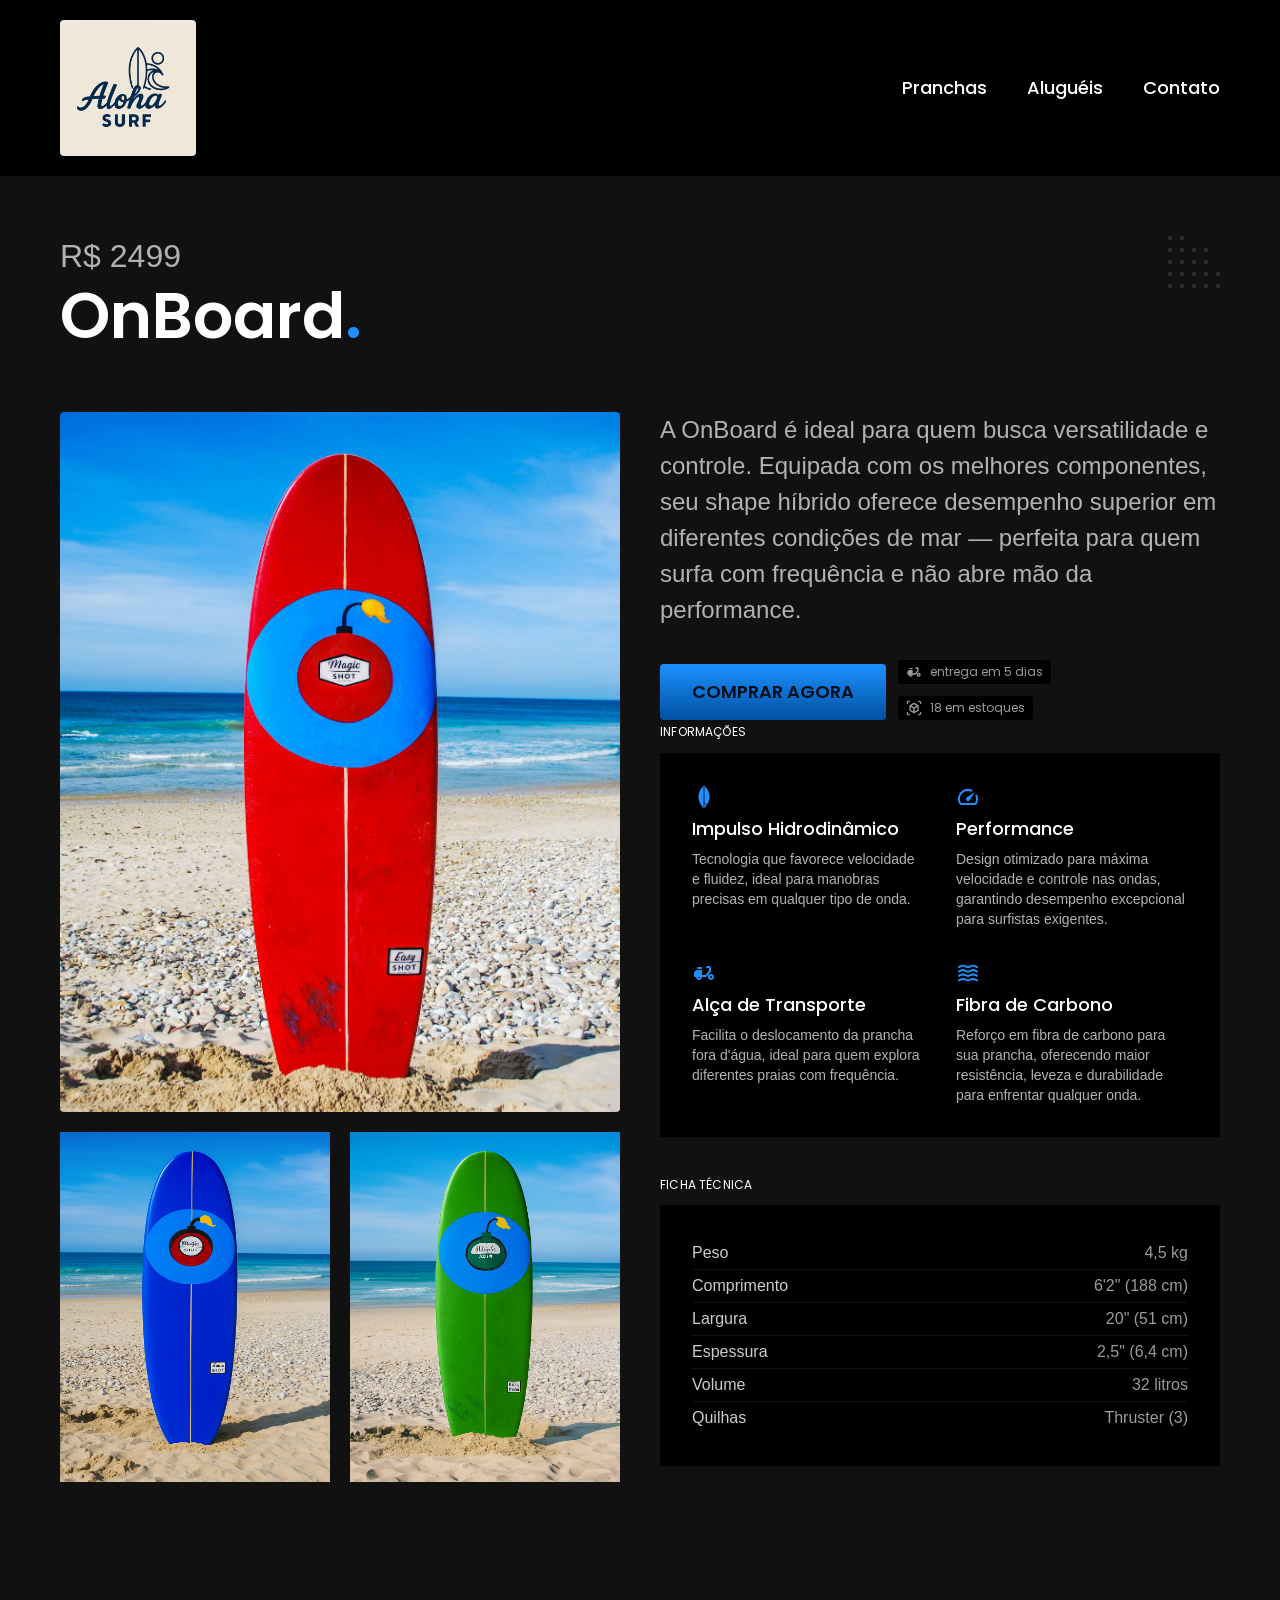
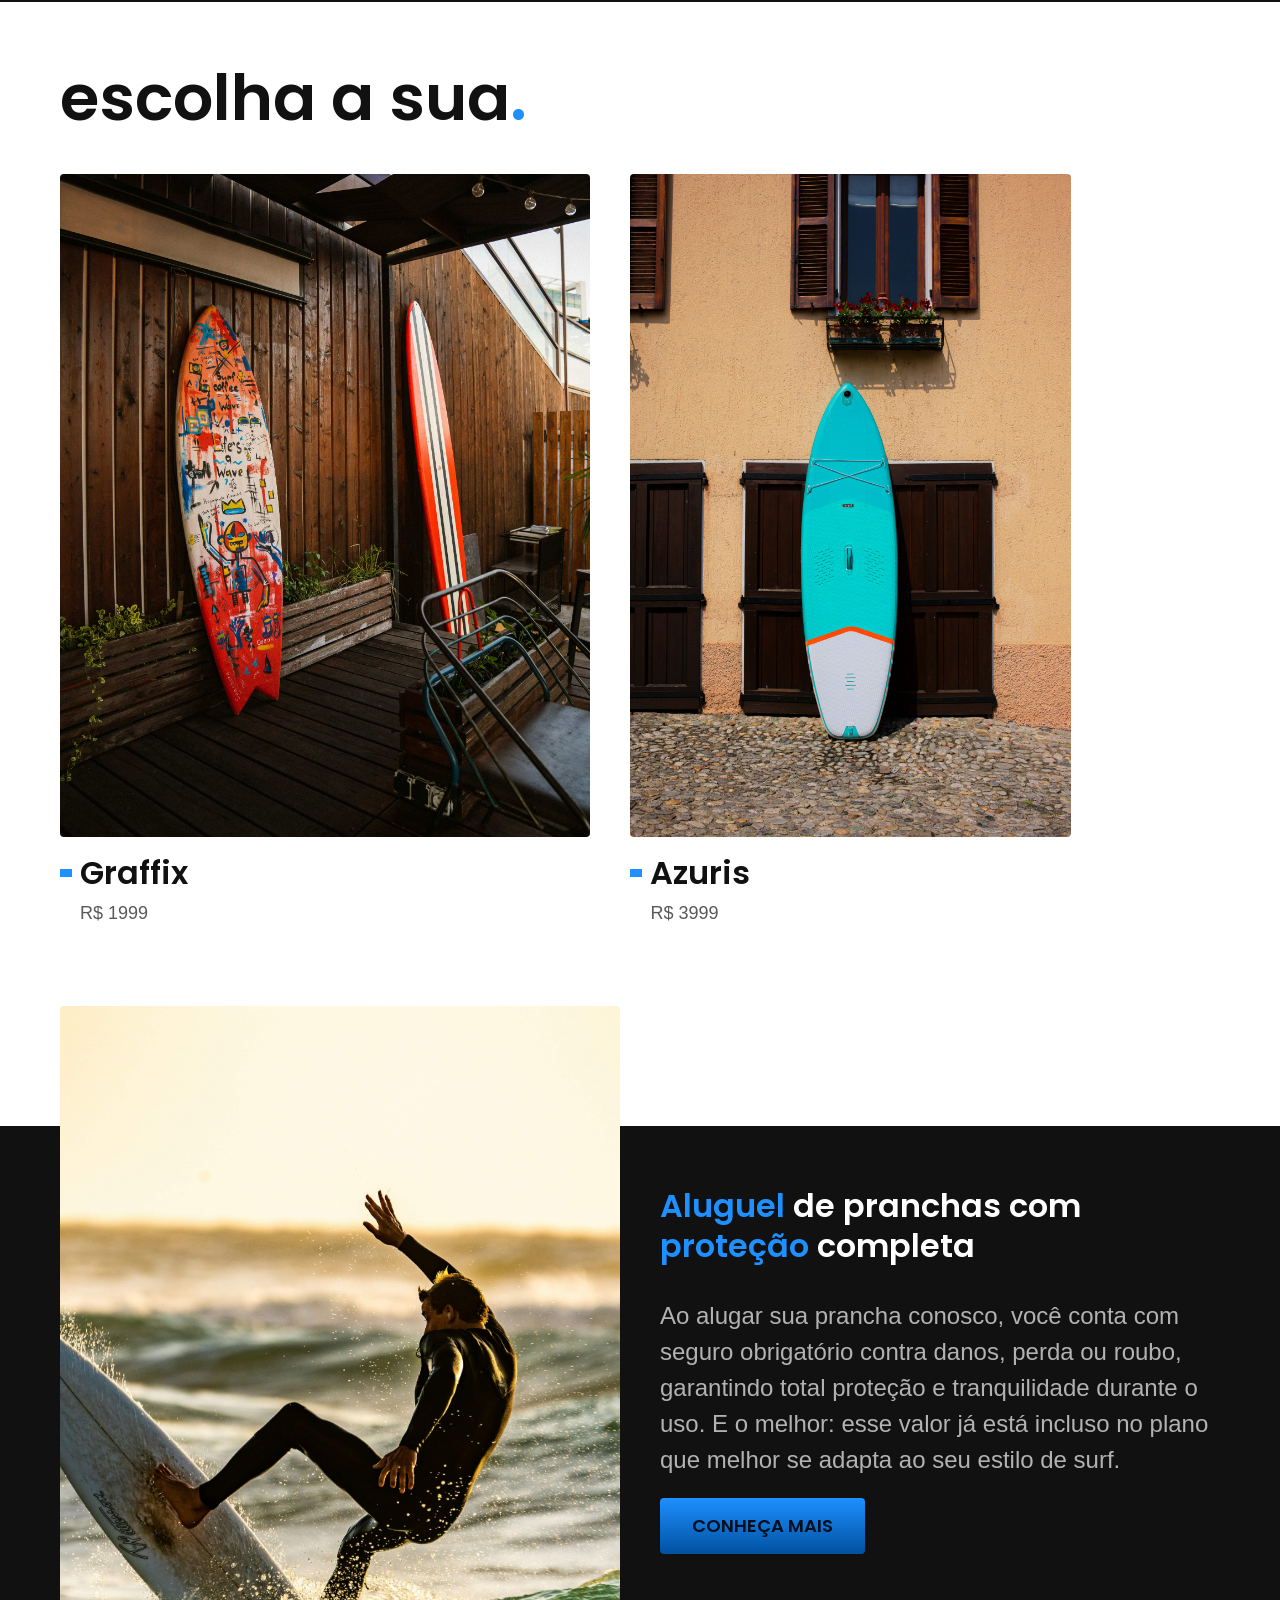
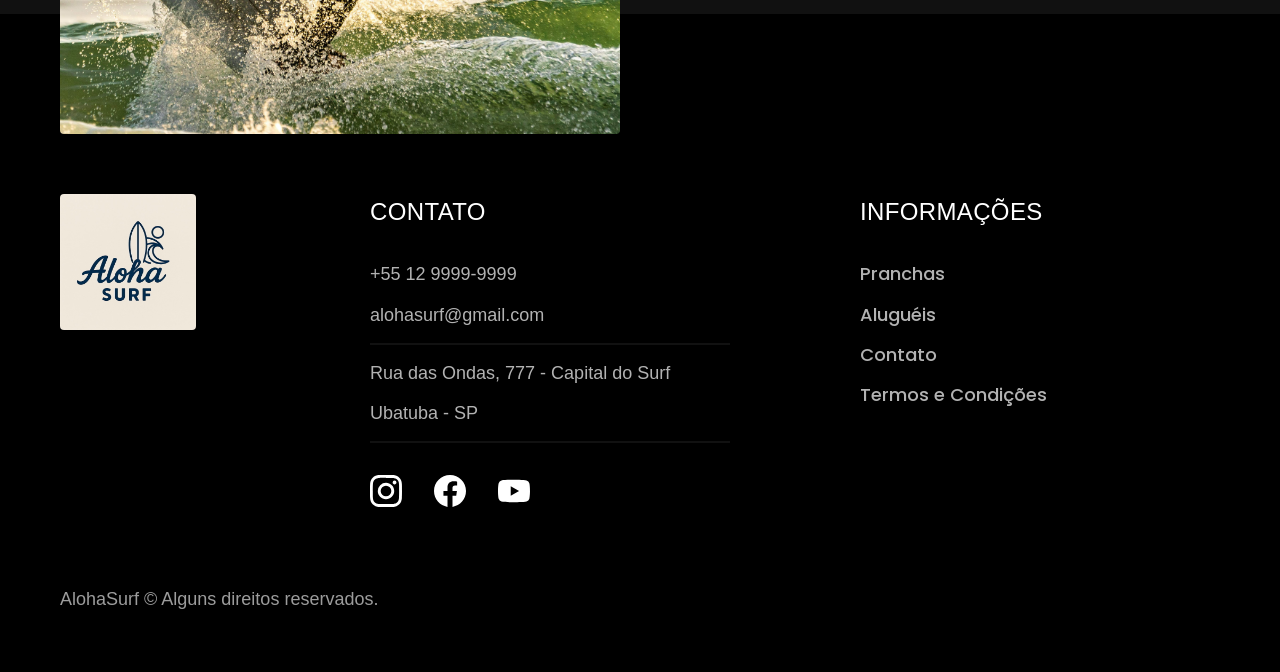
<file: AlohaSurf/pranchas/onboard.html>
<!DOCTYPE html>
<html>

<head>
  <meta charset="utf-8">
  <meta name="viewport" content="width=device-width, initial-scale=1.0">
  <title>OnBoard | AlohaSurf</title>
  <meta name="description" content="OnBoard.">
  <link rel="icon" href="../img/alohasurf.jpg" type="image/svg+xml">
  <link rel="preload" href="../css/style.css" as="style">
  <link rel="stylesheet" href="../css/style.css">
  <script>
    document.documentElement.classList.add('js');
  </script>

  <link rel="preconnect" href="https://fonts.googleapis.com">
  <link rel="preconnect" href="https://fonts.gstatic.com" crossorigin>
  <link href="https://fonts.googleapis.com/css2?family=Merriweather:ital,opsz,wght@0,18..144,300..900;1,18..144,300..900&family=Poppins:ital,wght@0,100;0,200;0,300;0,400;0,500;0,600;0,700;0,800;0,900;1,100;1,200;1,300;1,400;1,500;1,600;1,700;1,800;1,900&display=swap" rel="stylesheet">
</head>

<body id="prancha">
  <header class="header-bg">
    <div class="header container">
      <a href="../"> <img src="../img/alohasurf.jpg" width="136" height="32" alt="alohasurf"></a>
      <nav>
        <ul class="header-menu font-1m cor-0">
          <li><a href="../pranchas.html">Pranchas</a></li>
          <li><a href="../aluguel.html">Aluguéis</a></li>
          <li><a href="../contato.html">Contato</a></li>
        </ul>
      </nav>
    </div>
  </header>

  <main class="titulo-bg">
    <div>
      <div class="titulo container">
        <p class="font-2xl cor-5">R$ 2499</p>
        <h1 class="font-1xxl cor-0">OnBoard<span class="cor-p1">.</span></h1>
      </div>
    </div>
    <div class="prancha container">
      <div class="prancha-imagens">
        <img src="../img/imagens/prancha-onboard.jpg" alt="prancha onboard vermelha">
        <img src="../img/imagens/onboard-blue.png" alt="prancha onboard azul">
        <img src="../img/imagens/onboard-green.png" alt="prancha onboard verde">
      </div>
      <div class="prancha-conteudo">
        <p class="font-2l cor-5">A OnBoard é ideal para quem busca versatilidade e controle. Equipada com os melhores componentes, seu shape híbrido oferece desempenho superior em diferentes condições de mar — perfeita para quem surfa com frequência e não abre mão da performance.</p>
        <div class="prancha-comprar">
          <a class="botao" href="../orcamento.html?tipo=pranchas&produto=onboard">Comprar Agora</a>
          <span class="font-1xs cor-6"><img src="../img/icones/entrega.svg" alt="">entrega em 5 dias</span>
          <span class="font-1xs cor-6"><img src="../img/icones/estoque.svg" alt="">18 em estoques</span>
        </div>

        <h2 class="font-1xs cor-0">Informações</h2>
        <ul class="prancha-informacoes">
          <li><img src="../img/icones/icon-pranchaA.svg" alt="">
            <h3 class="font-1m cor-0">Impulso Hidrodinâmico</h3>
            <p class="font-2xs cor-5">Tecnologia que favorece velocidade e fluidez, ideal para manobras precisas em qualquer tipo de onda.</p>

          </li>
          <li><img src="../img/icones/velocidade.svg" alt="">
            <h3 class="font-1m cor-0">Performance</h3>
            <p class="font-2xs cor-5">
              Design otimizado para máxima velocidade e controle nas ondas, garantindo desempenho excepcional para surfistas exigentes.</p>
          </li>
          <li><img src="../img/icones/transporte.svg" alt="">
            <h3 class="font-1m cor-0">Alça de Transporte</h3>
            <p class="font-2xs cor-5">Facilita o deslocamento da prancha fora d'água, ideal para quem explora diferentes praias com frequência.</p>

          </li>
          <li><img src="../img/icones/carbono.svg" alt="">
            <h3 class="font-1m cor-0">Fibra de Carbono</h3>
            <p class="font-2xs cor-5">
              Reforço em fibra de carbono para sua prancha, oferecendo maior resistência, leveza e durabilidade para enfrentar qualquer onda.</p>
          </li>
        </ul>
        <h2 class="font-1xs cor-0">Ficha técnica</h2>
        <ul class="prancha-ficha font-2s cor-4">
          <li>Peso <span>4,5 kg</span></li>
          <li>Comprimento <span>6'2" (188 cm)</span></li>
          <li>Largura <span>20" (51 cm)</span></li>
          <li>Espessura <span>2,5" (6,4 cm)</span></li>
          <li>Volume <span>32 litros</span></li>
          <li>Quilhas <span>Thruster (3)</span></li>
        </ul>
      </div>
    </div>
  </main>

  <article class="pranchas-lista container">
    <h2 class=" font-1xxl">escolha a sua<span class="cor-p1">.</span></h2>
    <ul>
      <li>
        <a href="./graffix.html">
          <img src="../img/imagens/prancha-graffix.jpg" alt="Prancha graffix">
          <h3 class="font-1xl">Graffix</h3>
          <span class="font-2m cor-8">R$ 1999</span>
        </a>
      </li>

      <li>
        <a href="./azuris.html">
          <img src="../img/imagens/prancha-azuris.jpg" alt="Prancha azuris">
          <h3 class="font-1xl">Azuris</h3>
          <span class="font-2m cor-8">R$ 3999</span>
        </a>
      </li>
    </ul>
  </article>

  <article class="seguro-bg">
    <div class="seguro container">
      <div class="seguro-imagem">
        <img src="../img/imagens/aluguel.jpg" alt="Pessoa parada em cima de uma prancha.">
      </div>
      <div class="seguro-conteudo">
        <h2 class="font-1xl cor-0"><span class="cor-p1">Aluguel</span> de pranchas com <span class="cor-p1">proteção</span> completa</h2>
        <p class="font-2l cor-5">Ao alugar sua prancha conosco, você conta com seguro obrigatório contra danos, perda ou roubo, garantindo total proteção e tranquilidade durante o uso. E o melhor: esse valor já está incluso no plano que melhor se adapta ao seu estilo de surf.</p>

        <a class="botao" href="../aluguel.html">conheça mais</a>
      </div>
    </div>
  </article>

  <footer class="footer-bg">
    <div class="footer container">
      <a class="footer-logo" href="./">
        <img src="../img/alohasurf.jpg" width="136" height="32" alt="alohasurf">
      </a>
      <div class="footer-contato">
        <h3 class="font-2lb cor-0">Contato</h3>
        <ul class="font-2m cor-5">
          <li><a href="tel:+551299999999">+55 12 9999-9999</a></li>
          <li><a href="mailto:Contato@gmail.com">alohasurf@gmail.com</a></li>
          <li>Rua das Ondas, 777 - Capital do Surf</li>
          <li>Ubatuba - SP</li>
        </ul>
        <div class="footer-rede">
          <a href="./">
            <img src="../img/redes/instagram.svg" width="32" height="32" alt="Instagram">
          </a>
          <a href="./">
            <img src="../img/redes/facebook.svg" width="32" height="32" alt="Facebook">
          </a>
          <a href="./">
            <img src="../img/redes/youtube.svg" width="32" height="32" alt="Youtube">
          </a>
        </div>
      </div>
      <div class="footer-informacoes">
        <h3 class="font-2lb cor-0">Informações</h3>
        <nav>
          <ul class="font-1m cor-5">
            <li><a href="../pranchas.html">Pranchas</a></li>
            <li><a href="../aluguel.html">Aluguéis</a></li>
            <li><a href="../contato.html">Contato</a></li>
            <li><a href="../termos.html">Termos e Condições</a></li>
          </ul>
        </nav>
      </div>
      <p class="footer-copy font-2m cor-6">AlohaSurf © Alguns direitos reservados.</p>
    </div>
  </footer>
  <script src="../js/plugins/plugin.js"></script>
  <script src="../js/script.js"></script>
</body>


</html>
</file>
<file: AlohaSurf/css/style.css>
/* Global e utilidades */
@import "./global/global.css";
@import "./utilidades/tipografia.css";
@import "./utilidades/cores.css";
@import "./utilidades/animacao.css";
@import "./global/header.css";
@import "./global/footer.css";

/* Utilidades */
@import "./utilidades/componentes.css";
@import "./utilidades/formulario.css";

/* Home */
@import "./home/introducao.css";
@import "./home/personalizacao.css";
@import "./home/parceiros.css";
@import "./home/depoimento.css";

/* Pranchas */
@import "./pranchas/pranchas-listas.css";
@import "./pranchas/pranchas.css";

/* Pranchas e aluguel */
@import "./pranchas-e-aluguel/prancha.css";
@import "./pranchas-e-aluguel/aluguel-seguro.css";

/* Aluguéis */
@import "./alugueis/aluguel.css";
@import "./alugueis/vantagens.css";
@import "./alugueis/perguntas.css";

/* Contato */
@import "./contato/contato.css";
@import "./contato/lojas.css";

/* Orçamento */
@import "./orcamento/orcamento.css";

/* termos */
@import "./termos/termos.css";
</file>
<file: quiz/css/style.css>
body {
  font-family: Arial, sans-serif;
  max-width: 800px;
  margin: 200px auto;
  background: #141414;
  padding: 30px;
  border-radius: 12px;
  box-shadow: 0 0 10px #7fdbff;
  color: #fff;
}

h1 {
  text-align: center;
  color: #00bfff;
}

.cartao-quiz {
  background: #f8f8f8;
  border-radius: 12px;
  padding: 25px;
  margin-top: 20px;
  box-shadow: 0 2px 12px #ccc;
  color: #000;
}

.pergunta {
  font-size: 20px;
  margin-bottom: 20px;
}

.opcoes button {
  width: 100%;
  font-size: 16px;
  margin: 10px 0;
  padding: 12px;
  border: none;
  background-color: #c5dbdd;
  border-radius: 8px;
  text-align: left;
  cursor: pointer;
}

.opcoes button:hover {
  background-color: #ddd;
}

.retorno {
  font-weight: bold;
  margin-top: 15px;
  min-height: 28px;
}

.correto {
  color: green;
}

.errado {
  color: red;
}

#botao-proxima,
#botao-recomecar {
  display: block;
  margin: 20px auto 0;
  padding: 12px 30px;
  font-size: 18px;
  background-color: #234;
  color: white;
  border: none;
  border-radius: 8px;
  cursor: pointer;
}

/* Botão recomeçar fica oculto inicialmente */
#botao-recomecar {
  display: none;
}

#resultado-final {
  text-align: center;
  margin-top: 30px;
  font-size: 22px;
  color: #00bfff;
}
</file>
